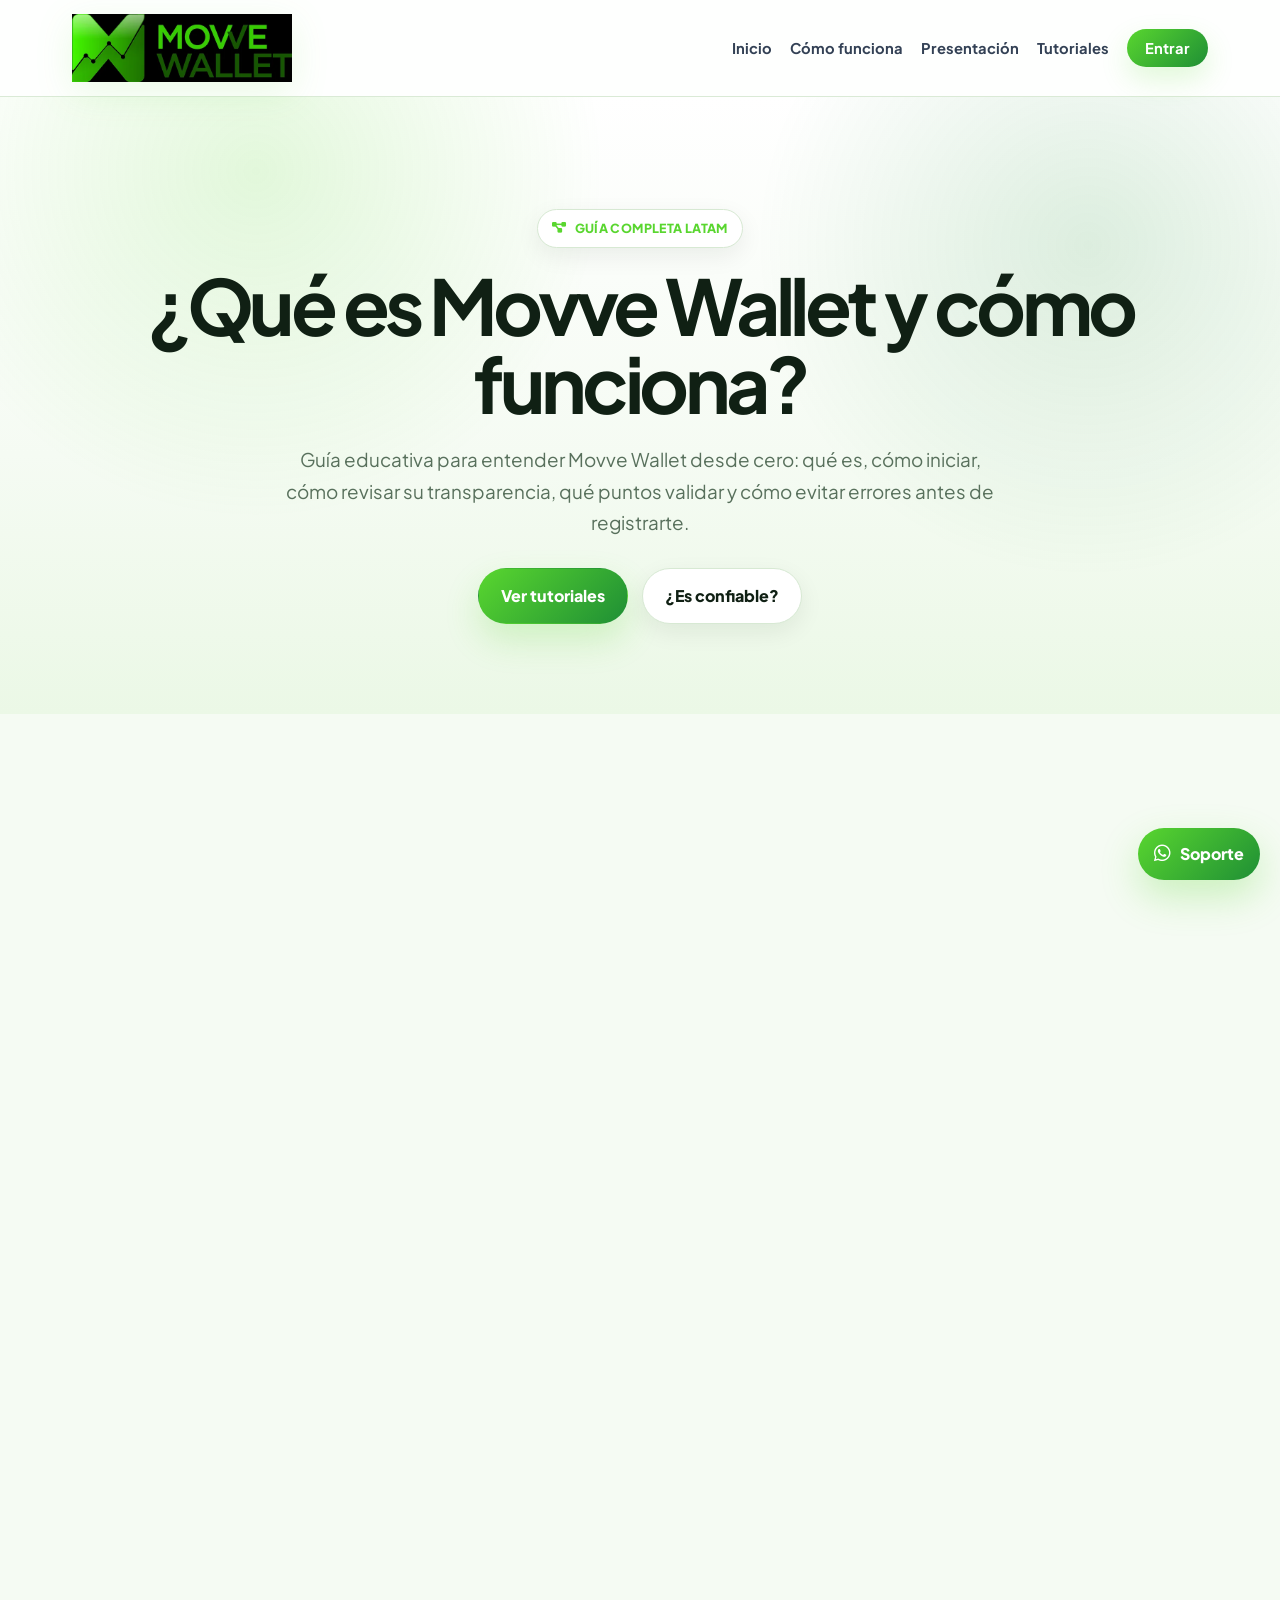
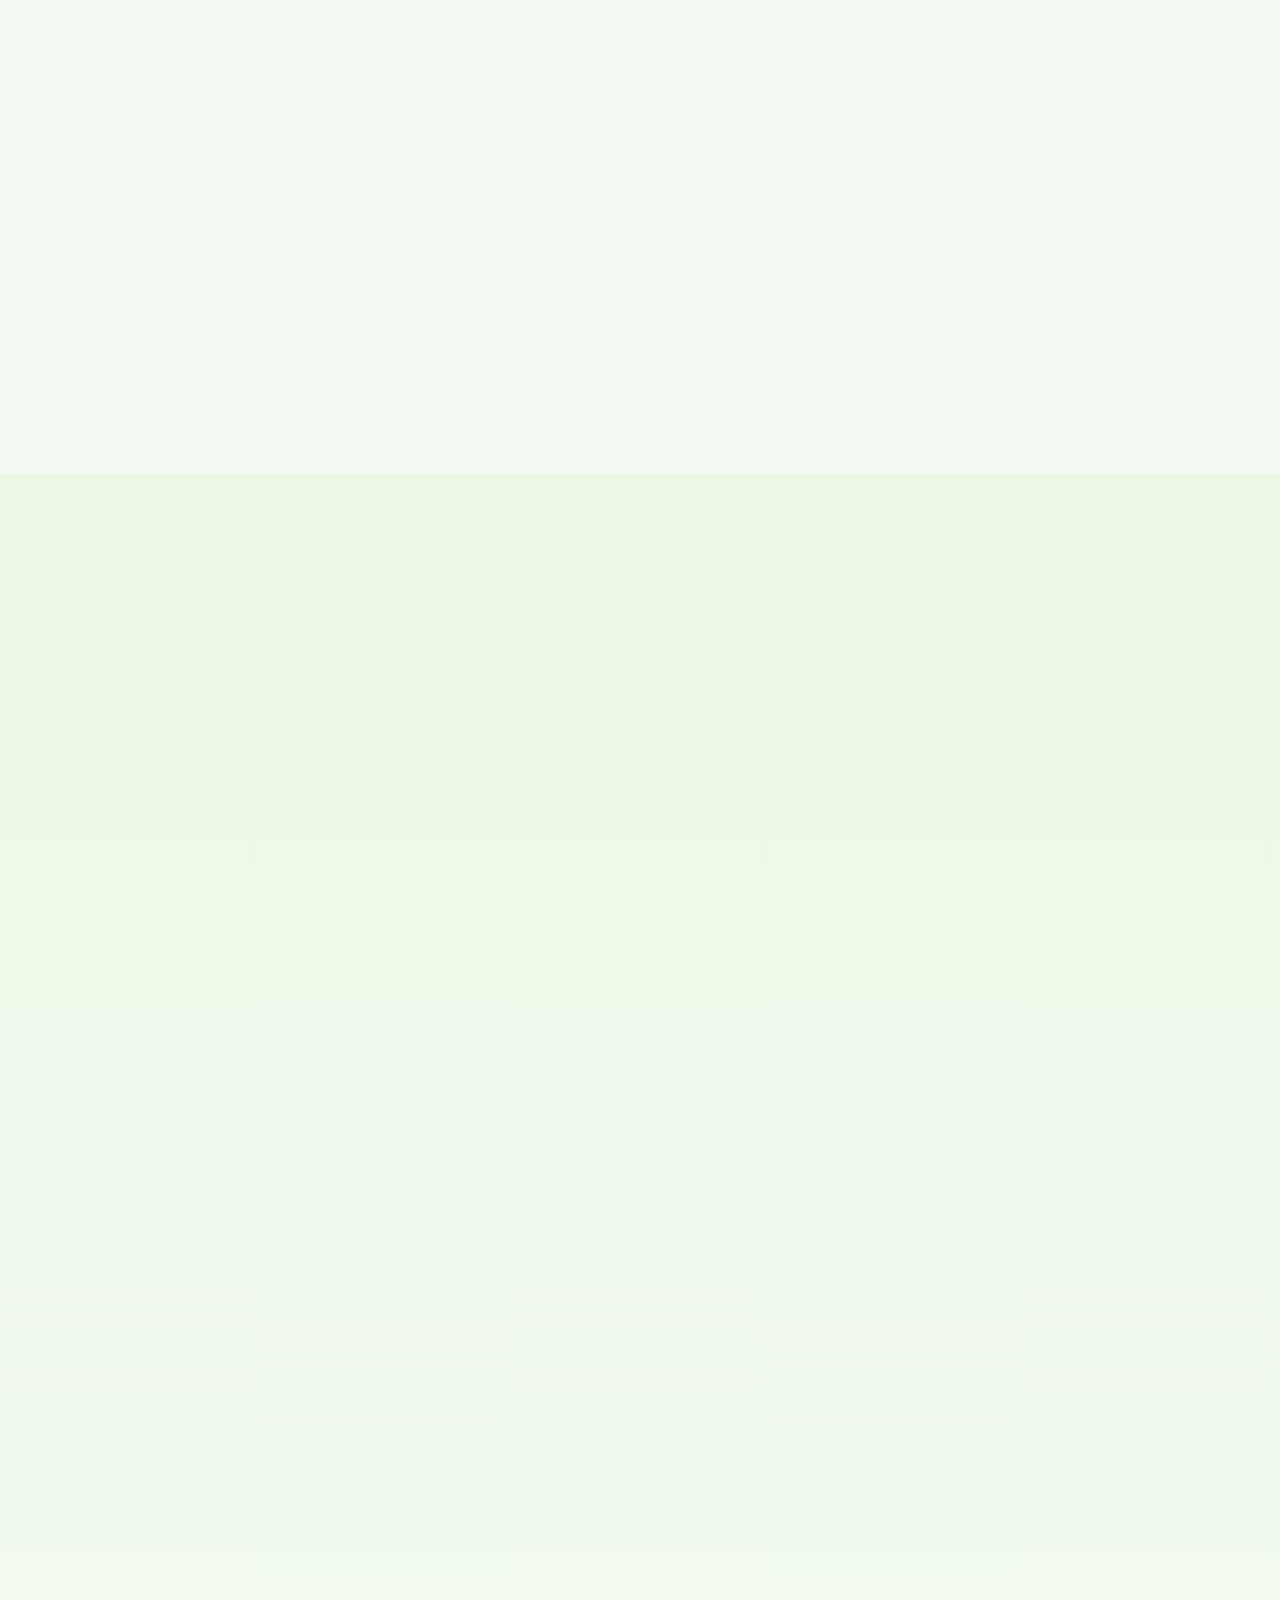
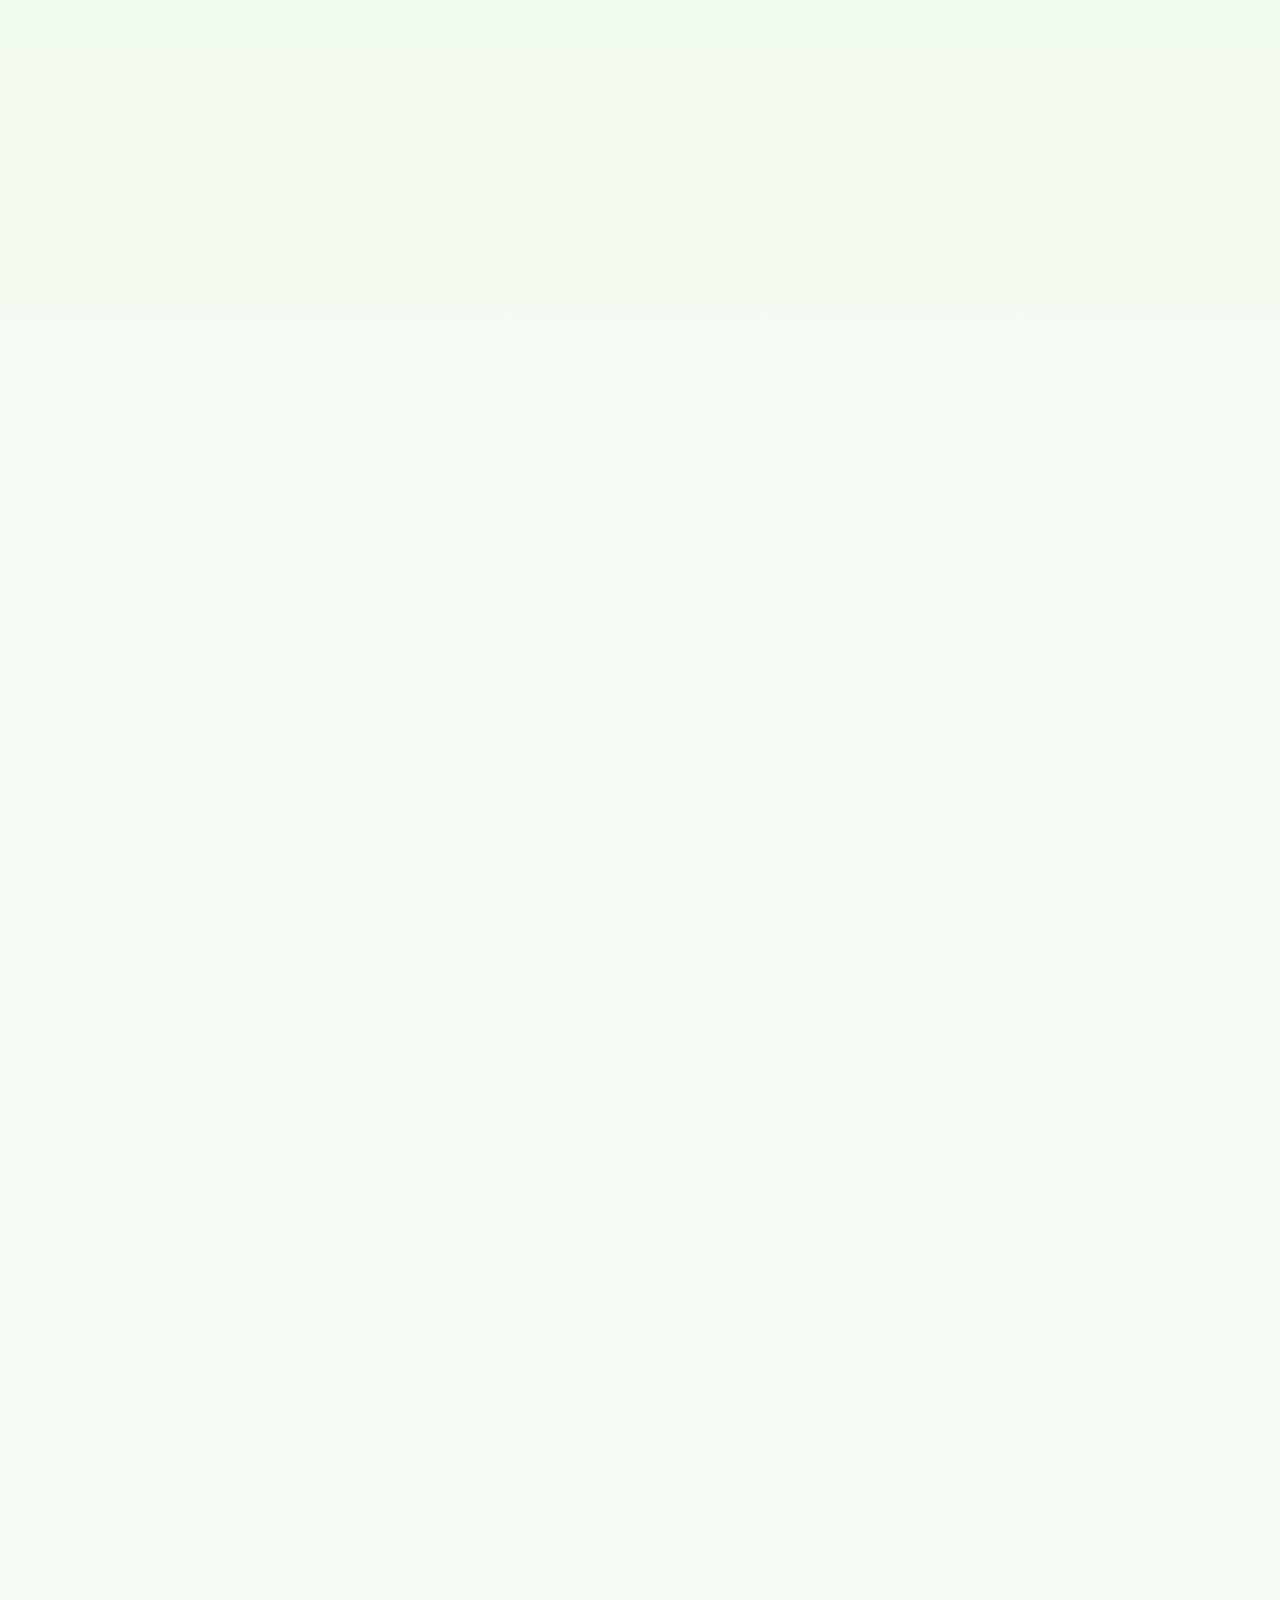
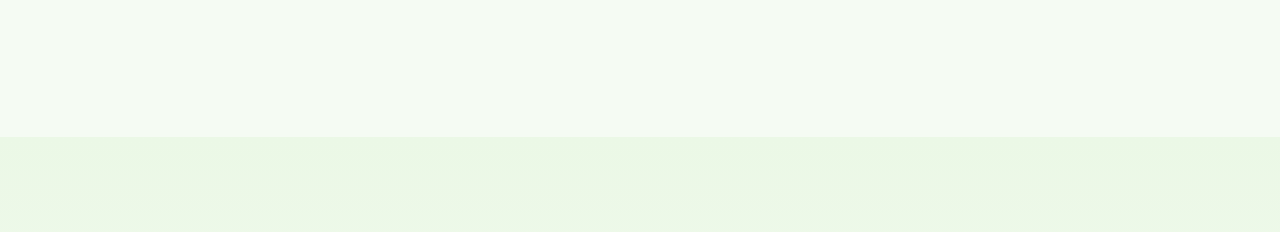
<file: movve.html>
<!DOCTYPE html>
<html lang="es">
<head>
<!-- Google Tag Manager -->
<script>(function(w,d,s,l,i){w[l]=w[l]||[];w[l].push({'gtm.start':
new Date().getTime(),event:'gtm.js'});var f=d.getElementsByTagName(s)[0],
j=d.createElement(s),dl=l!='dataLayer'?'&l='+l:'';j.async=true;j.src=
'https://www.googletagmanager.com/gtm.js?id='+i+dl;f.parentNode.insertBefore(j,f);
})(window,document,'script','dataLayer','GTM-WLSZBM82');</script>
<!-- End Google Tag Manager -->
<meta charset="UTF-8">
<meta name="viewport" content="width=device-width, initial-scale=1.0, maximum-scale=5.0">
<title>¿Qué es Movve Wallet? Cómo funciona, registro, app y confianza | Guía LATAM</title>
<meta name="description" content="Guía completa sobre qué es Movve Wallet, cómo funciona, cómo registrarse, qué revisar para saber si es confiable, acceso a la app y pasos para usuarios de República Dominicana, Colombia y LATAM.">
<meta name="keywords" content="qué es Movve Wallet, Movve Wallet es confiable, cómo funciona Movve Wallet, app Movve Wallet, app.movvewallet.com, registrarse en Movve Wallet, tutorial Movve Wallet, Movve Wallet Colombia, Movve Wallet República Dominicana, Move Wallet, Mowe Wallet">
<meta name="author" content="Movve Wallet Guía LATAM">
<meta name="robots" content="index, follow">
<link rel="canonical" href="https://movveplaneta.site/movve.html">
<meta property="og:type" content="website">
<meta property="og:url" content="https://movveplaneta.site/movve.html">
<meta property="og:title" content="¿Qué es Movve Wallet? Guía completa para LATAM">
<meta property="og:description" content="Aprende qué es Movve Wallet, cómo funciona, cómo iniciar y qué puntos revisar antes de registrarte. Guía educativa para Colombia, República Dominicana y LATAM.">
<meta property="og:image" content="https://movveplaneta.site/og-image.png">
<meta name="twitter:card" content="summary_large_image">
<meta name="twitter:title" content="¿Qué es Movve Wallet? Guía completa para LATAM">
<meta name="twitter:description" content="Guía educativa sobre Movve Wallet: registro, app, confianza, transparencia y pasos para iniciar.">
<link rel="icon" type="image/png" href="favicon.png">
<meta name="theme-color" content="#59d62f">
<link rel="preconnect" href="https://fonts.googleapis.com">
<link rel="preconnect" href="https://fonts.gstatic.com" crossorigin>
<link href="https://fonts.googleapis.com/css2?family=Plus+Jakarta+Sans:wght@400;500;600;700;800&display=swap" rel="stylesheet">
<link rel="stylesheet" href="https://cdnjs.cloudflare.com/ajax/libs/font-awesome/6.5.0/css/all.min.css">
<link rel="stylesheet" href="styles.css">
<script async src="https://www.googletagmanager.com/gtag/js?id=G-BPE238V243"></script>
<script>
window.dataLayer = window.dataLayer || [];
function gtag(){dataLayer.push(arguments);}
gtag('js', new Date());
gtag('config', 'G-BPE238V243');
</script>

<meta name="language" content="es">
<meta name="distribution" content="global">
<meta name="audience" content="Colombia, República Dominicana, Latinoamérica">
<link rel="preconnect" href="https://www.googletagmanager.com">

<script type="application/ld+json">
{
  "@context": "https://schema.org",
  "@type": "FAQPage",
  "mainEntity": [
    {
      "@type": "Question",
      "name": "¿Qué es Movve Wallet?",
      "acceptedAnswer": {
        "@type": "Answer",
        "text": "Movve Wallet es una plataforma digital relacionada con gestión de activos digitales, wallets, educación Web3 y procesos de acceso para usuarios que desean aprender sobre el ecosistema. Esta página es una guía educativa independiente."
      }
    },
    {
      "@type": "Question",
      "name": "¿Cómo funciona Movve Wallet?",
      "acceptedAnswer": {
        "@type": "Answer",
        "text": "El usuario debe aprender el proceso, revisar tutoriales, configurar su wallet, conocer los recursos de transparencia y validar cada paso antes de registrarse o mover fondos."
      }
    },
    {
      "@type": "Question",
      "name": "¿Movve Wallet es confiable?",
      "acceptedAnswer": {
        "@type": "Answer",
        "text": "Antes de usar cualquier plataforma, el usuario debe revisar transparencia, fuentes públicas, riesgo, soporte, información de cuentas auditadas y documentación. Esta guía no garantiza resultados ni sustituye asesoría financiera."
      }
    },
    {
      "@type": "Question",
      "name": "¿Cómo registrarse en Movve Wallet?",
      "acceptedAnswer": {
        "@type": "Answer",
        "text": "La guía recomienda primero revisar la presentación y los tutoriales, luego descargar la wallet necesaria, validar los enlaces y finalmente completar el registro desde el enlace indicado."
      }
    },
    {
      "@type": "Question",
      "name": "¿Movve Wallet tiene app o acceso web?",
      "acceptedAnswer": {
        "@type": "Answer",
        "text": "El acceso se realiza desde la plataforma web y puede requerir una wallet compatible. El usuario debe verificar siempre que entra al enlace correcto antes de iniciar sesión."
      }
    }
  ]
}
</script>
</head>
<body>
<!-- Google Tag Manager (noscript) -->
<noscript><iframe src="https://www.googletagmanager.com/ns.html?id=GTM-WLSZBM82"
height="0" width="0" style="display:none;visibility:hidden"></iframe></noscript>
<!-- End Google Tag Manager (noscript) -->

<nav class="navbar" id="top">
  <div class="nav-container">
    <a class="brand" href="index.html" aria-label="Movve Wallet inicio">
      <img decoding="async" class="brand-logo brand-logo-nav" src="assets/branding/movve-wallet-logo-full.webp" alt="Movve Wallet">
    </a>
    <button class="menu-toggle" id="menu-toggle" aria-label="Abrir menú" aria-expanded="false">
      <span></span><span></span><span></span>
    </button>
    <ul class="nav-menu" id="nav-links">
      <li><a href="index.html">Inicio</a></li>
      <li><a href="movve.html">Cómo funciona</a></li>
      <li><a href="presentacion.html">Presentación</a></li>
      <li><a href="tutoriales.html">Tutoriales</a></li>
      <li><a class="nav-btn" href="https://app.movvewallet.com/register/TBwPNoUJCphFFh52NaizpC8kAgy5xAmHi8" target="_blank" rel="noopener">Entrar</a></li>
    </ul>
  </div>
</nav>


<main>
  <section class="page-hero">
    <span class="eyebrow"><i class="fas fa-diagram-project"></i> Guía completa LATAM</span>
    <h1>¿Qué es Movve Wallet y cómo funciona?</h1>
    <p>Guía educativa para entender Movve Wallet desde cero: qué es, cómo iniciar, cómo revisar su transparencia, qué puntos validar y cómo evitar errores antes de registrarte.</p>
    <div class="hero-actions center">
      <a class="btn btn-primary" href="tutoriales.html">Ver tutoriales</a>
      <a class="btn btn-light" href="#confiable">¿Es confiable?</a>
    </div>
  </section>

  <section class="section seo-intro-section">
    <div class="seo-grid">
      <article class="seo-card seo-card-main">
        <span class="eyebrow">Definición clara</span>
        <h2>¿Qué es Movve Wallet?</h2>
        <p><strong>Movve Wallet</strong> es un ecosistema digital relacionado con wallets, educación Web3, herramientas de gestión de activos digitales y procesos de acceso para usuarios que desean aprender antes de avanzar.</p>
        <p>Esta página está creada como una <strong>guía educativa independiente</strong> para usuarios de República Dominicana, Colombia y LATAM. Aquí organizamos los pasos, tutoriales, recursos y advertencias importantes para que el visitante entienda el proceso con más claridad.</p>
        <p class="seo-note">Algunas personas buscan el nombre como “Move Wallet”, “Mowe Wallet” o “Movvewallet”. En esta guía usamos el nombre correcto: <strong>Movve Wallet</strong>.</p>
      </article>

      <aside class="seo-card seo-fast-card">
        <h3>Resumen rápido</h3>
        <ul class="check-list">
          <li><i class="fas fa-check-circle"></i> Guía educativa en español.</li>
          <li><i class="fas fa-check-circle"></i> Tutoriales para usuarios nuevos.</li>
          <li><i class="fas fa-check-circle"></i> Recursos de transparencia.</li>
          <li><i class="fas fa-check-circle"></i> Enfoque en Colombia, RD y LATAM.</li>
          <li><i class="fas fa-check-circle"></i> Aviso de riesgo antes de avanzar.</li>
        </ul>
      </aside>
    </div>
  </section>

  <section class="section tinted">
    <div class="section-heading">
      <span class="eyebrow">Cómo funciona</span>
      <h2>La ruta recomendada para <span>empezar bien</span></h2>
      <p>Antes de registrarte o mover fondos, revisa cada paso con calma. La educación y la verificación son la parte más importante.</p>
    </div>

    <div class="feature-grid six">
      <article class="info-card"><i class="fas fa-circle-info"></i><h3>1. Entender la plataforma</h3><p>Primero revisa qué es Movve Wallet, su propósito y los conceptos básicos de wallet, Web3 y acceso digital.</p></article>
      <article class="info-card"><i class="fas fa-video"></i><h3>2. Ver tutoriales</h3><p>Consulta los videos paso a paso para evitar errores al crear cuenta, configurar wallet o revisar procesos.</p></article>
      <article class="info-card"><i class="fas fa-wallet"></i><h3>3. Configurar tu wallet</h3><p>La guía explica recursos como TronLink y enlaces que el usuario debe validar antes de continuar.</p></article>
      <article class="info-card"><i class="fas fa-shield-halved"></i><h3>4. Revisar transparencia</h3><p>Antes de tomar decisiones, revisa recursos públicos, cuentas auditadas, enlaces oficiales y documentación.</p></article>
      <article class="info-card"><i class="fas fa-headset"></i><h3>6. Pedir soporte</h3><p>Si tienes dudas, pregunta antes de avanzar. Es mejor validar que cometer errores con enlaces o procesos.</p></article>
    </div>
  </section>

  <section class="section split-section" id="confiable">
    <div>
      <span class="eyebrow">Confianza y seguridad</span>
      <h2>¿Movve Wallet es confiable?</h2>
      <p>La respuesta correcta es: <strong>debes revisar y validar antes de registrarte</strong>. Esta guía no promete resultados, no garantiza ganancias y no reemplaza asesoría financiera.</p>
      <p>Para evaluar cualquier plataforma digital, revisa su transparencia, documentación, soporte, comunidad, riesgos, enlaces oficiales y fuentes públicas. También verifica que la URL sea correcta antes de iniciar sesión o conectar una wallet.</p>
      <div class="hero-actions">
        <a class="btn btn-primary" href="myfxbook.html">Ver MyFxBook</a>
        <a class="btn btn-light" href="wikifx.html">Ver WikiFX</a>
      </div>
    </div>
    <div class="trust-check-card">
      <h3>Puntos que debes revisar</h3>
      <ul class="check-list">
        <li><i class="fas fa-check-circle"></i> Enlaces oficiales y dominio correcto.</li>
        <li><i class="fas fa-check-circle"></i> Recursos de auditoría o seguimiento público.</li>
        <li><i class="fas fa-check-circle"></i> Reputación, soporte y documentación.</li>
        <li><i class="fas fa-check-circle"></i> Que nadie te prometa ganancias garantizadas.</li>
      </ul>
    </div>
  </section>

  <section class="section tinted split-section" id="app">
    <div>
      <span class="eyebrow">App y acceso</span>
      <h2>App Movve Wallet y acceso web</h2>
      <p>Algunas búsquedas llegan como “app Movve Wallet”, “app move wallet” o “app.movvewallet.com”. Lo importante es entrar siempre desde enlaces verificados y revisar que el dominio sea correcto antes de colocar datos o conectar una wallet.</p>
      <p>Si vas a iniciar, primero mira la presentación, luego los tutoriales y después valida el enlace de registro o acceso.</p>
    </div>
    <div class="steps-card">
      <a class="step link-step" href="presentacion.html"><b>01</b><span>Ver presentación</span></a>
      <a class="step link-step" href="tutoriales.html"><b>02</b><span>Ver tutoriales</span></a>
      <a class="step link-step" href="https://app.movvewallet.com/register/TBwPNoUJCphFFh52NaizpC8kAgy5xAmHi8" target="_blank" rel="noopener"><b>03</b><span>Ir al registro</span></a>
    </div>
  </section>

  <section class="section faq-section" id="preguntas">
    <div class="section-heading">
      <span class="eyebrow">Preguntas frecuentes</span>
      <h2>Respuestas rápidas sobre <span>Movve Wallet</span></h2>
      <p>Estas preguntas están pensadas para las búsquedas reales que ya están apareciendo en Google Search Console.</p>
    </div>

    <div class="faq-list">
      <details class="faq-item" open>
        <summary>¿Qué es Movve Wallet?</summary>
        <p>Movve Wallet es un ecosistema digital relacionado con wallets, Web3, gestión de activos digitales y procesos educativos para usuarios que desean aprender antes de avanzar.</p>
      </details>

      <details class="faq-item">
        <summary>¿Cómo funciona Movve Wallet?</summary>
        <p>Funciona mediante un proceso donde el usuario debe entender la plataforma, revisar tutoriales, configurar su wallet, validar enlaces, conocer los riesgos y usar recursos de transparencia antes de tomar decisiones.</p>
      </details>

      <details class="faq-item">
        <summary>¿Movve Wallet es confiable?</summary>
        <p>La confianza debe evaluarse revisando información pública, enlaces oficiales, documentación, soporte, riesgos y recursos de transparencia. Esta guía no garantiza resultados ni recomienda invertir sin análisis propio.</p>
      </details>

      <details class="faq-item">
        <summary>¿Cómo registrarse en Movve Wallet?</summary>
        <p>Lo recomendable es primero ver la presentación, luego los tutoriales, confirmar que entiendes el proceso y finalmente usar el enlace de registro validado.</p>
      </details>

      <details class="faq-item">
        <summary>¿Movve Wallet es lo mismo que Move Wallet o Mowe Wallet?</summary>
        <p>No. Esos son errores comunes de escritura. El nombre correcto usado en esta guía es <strong>Movve Wallet</strong>.</p>
      </details>
    </div>
  </section>

  <section class="notice-card">
    <i class="fas fa-triangle-exclamation"></i>
    <div>
      <h2>Aviso importante</h2>
      <p>Este sitio es una guía educativa independiente sobre Movve Wallet. No somos la página oficial.</p>
    </div>
  </section>
</main>


<footer class="footer">
  <div class="footer-grid">
    <div>
      <a class="brand footer-brand" href="index.html" aria-label="Movve Wallet inicio">
        <img loading="lazy" decoding="async" class="brand-logo brand-logo-footer" src="assets/branding/movve-wallet-logo-full.webp" alt="Movve Wallet">
      </a>
      <p>Guía educativa enfocada en Movve Wallet para aprender, registrarte y avanzar paso a paso desde Colombia, República Dominicana y LATAM.</p>
      <p class="tiny">Guía educativa independiente. No somos la página oficial. No constituye asesoría financiera. Toda inversión o participación implica riesgo.</p>
    </div>
    <div>
      <h3>Guías</h3>
      <a href="movve.html">Cómo funciona</a>
      <a href="presentacion.html">Presentación oficial</a>
      <a href="tutoriales.html">Tutoriales</a>
    </div>
    <div>
      <h3>Recursos</h3>
      <a href="myfxbook.html">MyFxBook</a>
      <a href="onequity.html">Onequity</a>
      <a href="wikifx.html">WikiFX</a>
    </div>
    <div>
      <h3>Contacto</h3>
      <a href="https://wa.me/18495942190?text=Hola%20%F0%9F%92%A1%20quiero%20informaci%C3%B3n%20sobre%20Movve%20Wallet" target="_blank" rel="noopener">WhatsApp</a>
      <a href="https://www.youtube.com/@MovvePlaneta" target="_blank" rel="noopener">YouTube</a>
      <a href="https://www.instagram.com/rolandy.oficial" target="_blank" rel="noopener">Instagram</a>
    </div>
  </div>
  <div class="footer-bottom">© 2026 MOVVE WALLET. Todos los derechos reservados.</div>
</footer>
<a class="floating-wa" href="https://wa.me/18495942190?text=Hola%20%F0%9F%92%A1%20quiero%20informaci%C3%B3n%20sobre%20Movve%20Wallet" target="_blank" rel="noopener" aria-label="Contactar por WhatsApp">
  <i class="fab fa-whatsapp"></i>
  <span>Soporte</span>
</a>
<script src="script.js"></script>
</body>
</html>
</file>
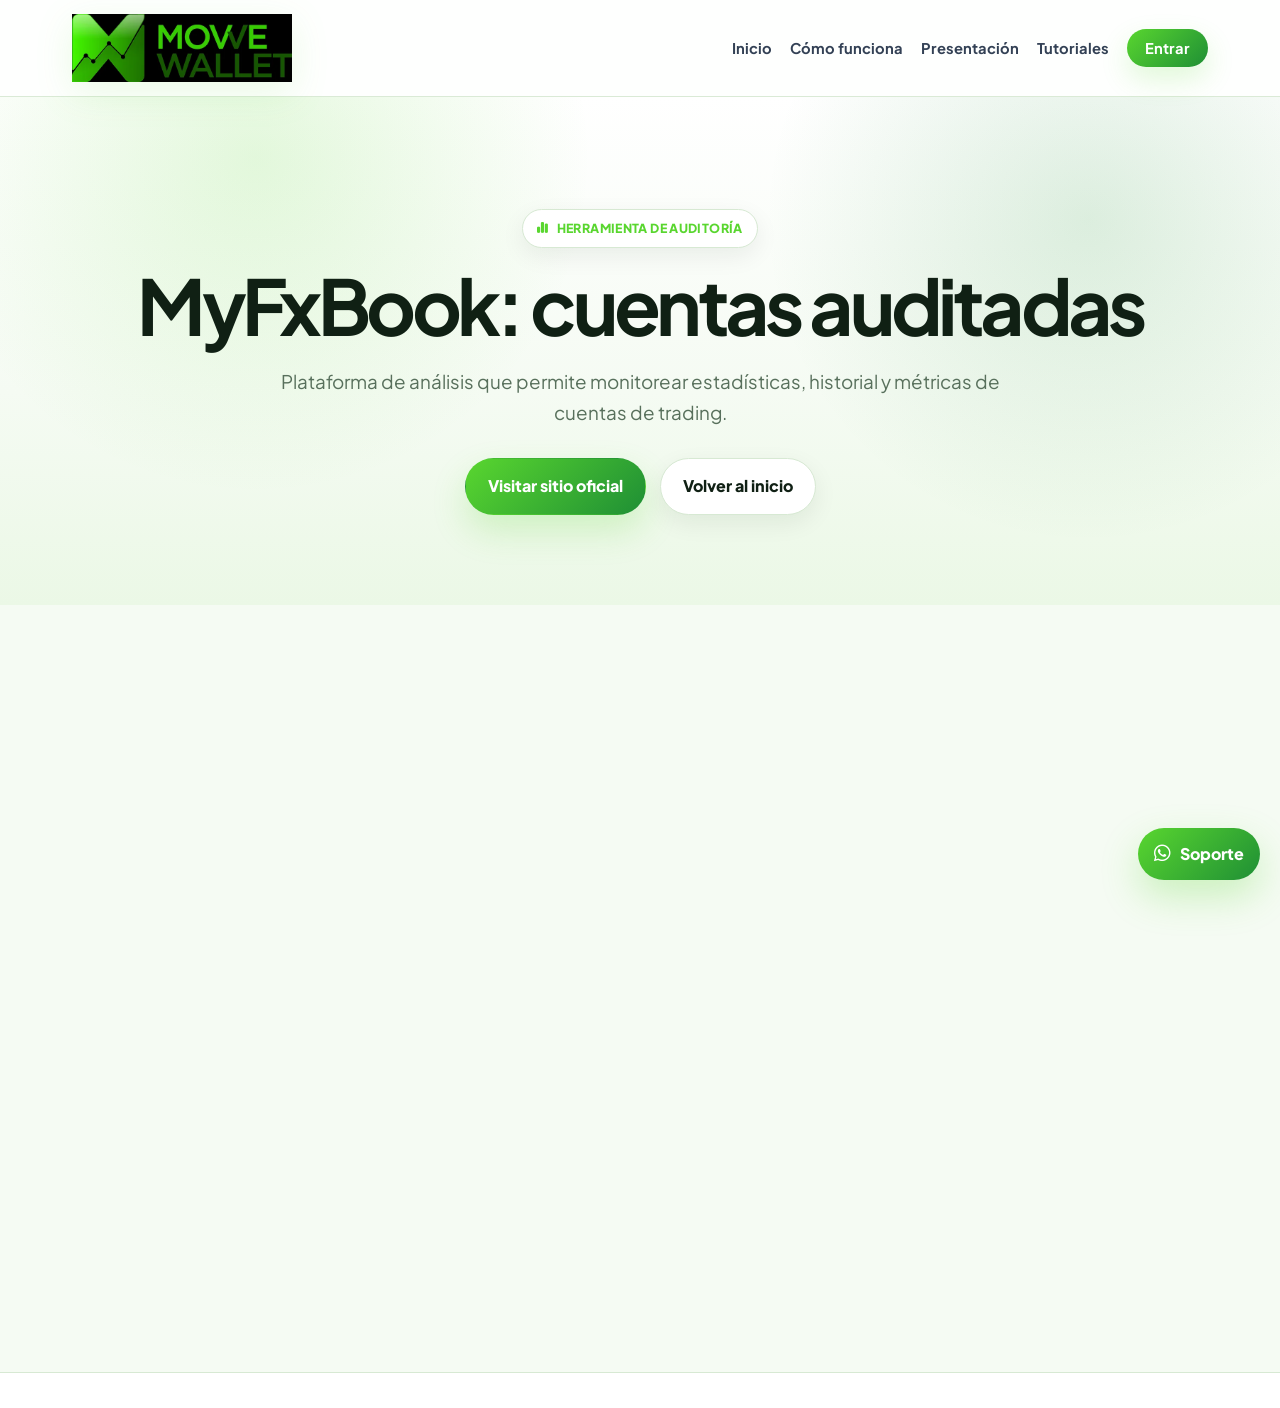
<file: myfxbook.html>
<!DOCTYPE html>
<html lang="es">
<head>
<!-- Google Tag Manager -->
<script>(function(w,d,s,l,i){w[l]=w[l]||[];w[l].push({'gtm.start':
new Date().getTime(),event:'gtm.js'});var f=d.getElementsByTagName(s)[0],
j=d.createElement(s),dl=l!='dataLayer'?'&l='+l:'';j.async=true;j.src=
'https://www.googletagmanager.com/gtm.js?id='+i+dl;f.parentNode.insertBefore(j,f);
})(window,document,'script','dataLayer','GTM-WLSZBM82');</script>
<!-- End Google Tag Manager -->
<meta charset="UTF-8">
<meta name="viewport" content="width=device-width, initial-scale=1.0, maximum-scale=5.0">
<title>Movve Wallet y MyFxBook | Auditoría, historial y seguimiento</title>
<meta name="description" content="Entiende la relación entre Movve Wallet y MyFxBook, incluyendo auditoría, historial y seguimiento de resultados dentro de una guía para Colombia, República Dominicana y LATAM.">
<meta name="keywords" content="Movve Wallet MyFxBook, MyFxBook Movve Wallet, auditoría Movve Wallet">
<meta name="author" content="Movve Wallet Guía LATAM">
<meta name="robots" content="index, follow">
<link rel="canonical" href="https://movveplaneta.site/myfxbook.html">
<meta property="og:type" content="website">
<meta property="og:url" content="https://movveplaneta.site/myfxbook.html">
<meta property="og:title" content="Movve Wallet y MyFxBook | Auditoría, historial y seguimiento">
<meta property="og:description" content="Entiende la relación entre Movve Wallet y MyFxBook, incluyendo auditoría, historial y seguimiento de resultados dentro de una guía para Colombia, República Dominicana y LATAM.">
<meta property="og:image" content="https://movveplaneta.site/og-image.png">
<meta name="twitter:card" content="summary_large_image">
<meta name="twitter:title" content="Movve Wallet y MyFxBook | Auditoría, historial y seguimiento">
<meta name="twitter:description" content="Entiende la relación entre Movve Wallet y MyFxBook, incluyendo auditoría, historial y seguimiento de resultados dentro de una guía para Colombia, República Dominicana y LATAM.">
<link rel="icon" type="image/png" href="favicon.png">
<meta name="theme-color" content="#59d62f">
<link rel="preconnect" href="https://fonts.googleapis.com">
<link rel="preconnect" href="https://fonts.gstatic.com" crossorigin>
<link href="https://fonts.googleapis.com/css2?family=Plus+Jakarta+Sans:wght@400;500;600;700;800&display=swap" rel="stylesheet">
<link rel="stylesheet" href="https://cdnjs.cloudflare.com/ajax/libs/font-awesome/6.5.0/css/all.min.css">
<link rel="stylesheet" href="styles.css">
<script async src="https://www.googletagmanager.com/gtag/js?id=G-BPE238V243"></script>
<script>
window.dataLayer = window.dataLayer || [];
function gtag(){dataLayer.push(arguments);}
gtag('js', new Date());
gtag('config', 'G-BPE238V243');
</script>

<meta name="language" content="es">
<meta name="distribution" content="global">
<meta name="audience" content="Colombia, República Dominicana, Latinoamérica">
<link rel="preconnect" href="https://www.googletagmanager.com">
</head>
<body>
<!-- Google Tag Manager (noscript) -->
<noscript><iframe src="https://www.googletagmanager.com/ns.html?id=GTM-WLSZBM82"
height="0" width="0" style="display:none;visibility:hidden"></iframe></noscript>
<!-- End Google Tag Manager (noscript) -->

<nav class="navbar" id="top">
  <div class="nav-container">
    <a class="brand" href="index.html" aria-label="Movve Wallet inicio">
      <img decoding="async" class="brand-logo brand-logo-nav" src="assets/branding/movve-wallet-logo-full.webp" alt="Movve Wallet">
    </a>
    <button class="menu-toggle" id="menu-toggle" aria-label="Abrir menú" aria-expanded="false">
      <span></span><span></span><span></span>
    </button>
    <ul class="nav-menu" id="nav-links">
      <li><a href="index.html">Inicio</a></li>
      <li><a href="movve.html">Cómo funciona</a></li>
      <li><a href="presentacion.html">Presentación</a></li>
      <li><a href="tutoriales.html">Tutoriales</a></li>
      <li><a class="nav-btn" href="https://app.movvewallet.com/register/TBwPNoUJCphFFh52NaizpC8kAgy5xAmHi8" target="_blank" rel="noopener">Entrar</a></li>
    </ul>
  </div>
</nav>

<main>
  <section class="page-hero compact">
    <span class="eyebrow"><i class="fas fa-chart-simple"></i> Herramienta de auditoría</span>
    <h1>MyFxBook: cuentas auditadas</h1>
    <p>Plataforma de análisis que permite monitorear estadísticas, historial y métricas de cuentas de trading.</p>
    <div class="hero-actions center"><a class="btn btn-primary" href="https://www.myfxbook.com/members/movvewallet" target="_blank" rel="noopener">Visitar sitio oficial</a><a class="btn btn-light" href="index.html">Volver al inicio</a></div>
  </section>
  <section class="section"><div class="feature-grid"><article class="info-card"><i class="fas fa-chart-line"></i><h3>Seguimiento</h3><p>Permite revisar desempeño e historial.</p></article><article class="info-card"><i class="fas fa-chart-pie"></i><h3>Estadísticas</h3><p>Métricas para analizar resultados.</p></article><article class="info-card"><i class="fas fa-link"></i><h3>Transparencia</h3><p>Enlaces públicos para compartir datos.</p></article></div></section>
</main>

<footer class="footer">
  <div class="footer-grid">
    <div>
      <a class="brand footer-brand" href="index.html" aria-label="Movve Wallet inicio">
        <img loading="lazy" decoding="async" class="brand-logo brand-logo-footer" src="assets/branding/movve-wallet-logo-full.webp" alt="Movve Wallet">
      </a>
      <p>Guía educativa enfocada en Movve Wallet para aprender, registrarte y avanzar paso a paso desde Colombia, República Dominicana y LATAM.</p>
      <p class="tiny">Guía educativa independiente. No somos la página oficial. No constituye asesoría financiera. Toda inversión o participación implica riesgo.</p>
    </div>
    <div>
      <h3>Guías</h3>
      <a href="movve.html">Cómo funciona</a>
      <a href="presentacion.html">Presentación oficial</a>
      <a href="tutoriales.html">Tutoriales</a>
    </div>
    <div>
      <h3>Recursos</h3>
      <a href="myfxbook.html">MyFxBook</a>
      <a href="onequity.html">Onequity</a>
      <a href="wikifx.html">WikiFX</a>
    </div>
    <div>
      <h3>Contacto</h3>
      <a href="https://wa.me/18495942190?text=Hola%20%F0%9F%92%A1%20quiero%20informaci%C3%B3n%20sobre%20Movve%20Wallet" target="_blank" rel="noopener">WhatsApp</a>
      <a href="https://www.youtube.com/@MovvePlaneta" target="_blank" rel="noopener">YouTube</a>
      <a href="https://www.instagram.com/rolandy.oficial" target="_blank" rel="noopener">Instagram</a>
    </div>
  </div>
  <div class="footer-bottom">© 2026 MOVVE WALLET. Todos los derechos reservados.</div>
</footer>
<a class="floating-wa" href="https://wa.me/18495942190?text=Hola%20%F0%9F%92%A1%20quiero%20informaci%C3%B3n%20sobre%20Movve%20Wallet" target="_blank" rel="noopener" aria-label="Contactar por WhatsApp">
  <i class="fab fa-whatsapp"></i>
  <span>Soporte</span>
</a>
<script src="script.js"></script>
</body>
</html>
</file>
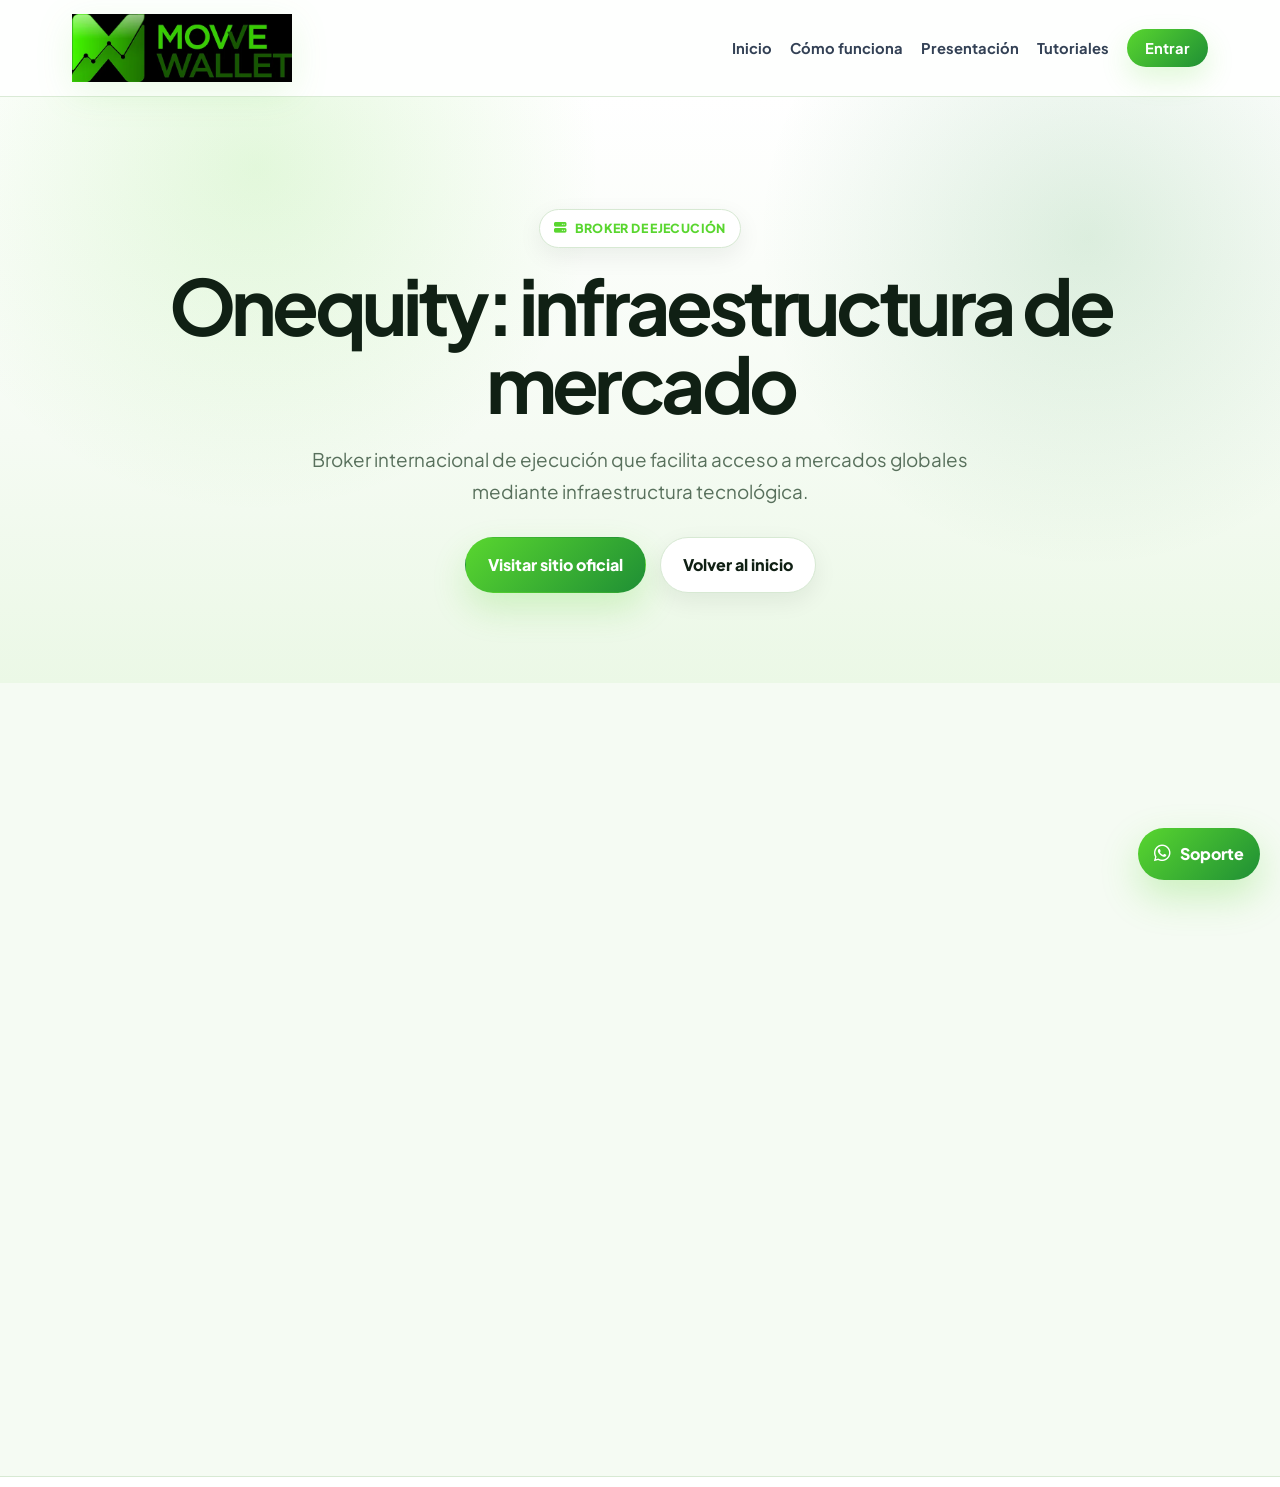
<file: onequity.html>
<!DOCTYPE html>
<html lang="es">
<head>
<!-- Google Tag Manager -->
<script>(function(w,d,s,l,i){w[l]=w[l]||[];w[l].push({'gtm.start':
new Date().getTime(),event:'gtm.js'});var f=d.getElementsByTagName(s)[0],
j=d.createElement(s),dl=l!='dataLayer'?'&l='+l:'';j.async=true;j.src=
'https://www.googletagmanager.com/gtm.js?id='+i+dl;f.parentNode.insertBefore(j,f);
})(window,document,'script','dataLayer','GTM-WLSZBM82');</script>
<!-- End Google Tag Manager -->
<meta charset="UTF-8">
<meta name="viewport" content="width=device-width, initial-scale=1.0, maximum-scale=5.0">
<title>Movve Wallet y Onequity | Broker, contexto y guía informativa</title>
<meta name="description" content="Aprende el contexto de Onequity dentro de esta guía de Movve Wallet. Contenido informativo enfocado en búsquedas de Colombia, República Dominicana y LATAM.">
<meta name="keywords" content="Movve Wallet Onequity, Onequity Movve Wallet, broker Movve Wallet">
<meta name="author" content="Movve Wallet Guía LATAM">
<meta name="robots" content="index, follow">
<link rel="canonical" href="https://movveplaneta.site/onequity.html">
<meta property="og:type" content="website">
<meta property="og:url" content="https://movveplaneta.site/onequity.html">
<meta property="og:title" content="Movve Wallet y Onequity | Broker, contexto y guía informativa">
<meta property="og:description" content="Aprende el contexto de Onequity dentro de esta guía de Movve Wallet. Contenido informativo enfocado en búsquedas de Colombia, República Dominicana y LATAM.">
<meta property="og:image" content="https://movveplaneta.site/og-image.png">
<meta name="twitter:card" content="summary_large_image">
<meta name="twitter:title" content="Movve Wallet y Onequity | Broker, contexto y guía informativa">
<meta name="twitter:description" content="Aprende el contexto de Onequity dentro de esta guía de Movve Wallet. Contenido informativo enfocado en búsquedas de Colombia, República Dominicana y LATAM.">
<link rel="icon" type="image/png" href="favicon.png">
<meta name="theme-color" content="#59d62f">
<link rel="preconnect" href="https://fonts.googleapis.com">
<link rel="preconnect" href="https://fonts.gstatic.com" crossorigin>
<link href="https://fonts.googleapis.com/css2?family=Plus+Jakarta+Sans:wght@400;500;600;700;800&display=swap" rel="stylesheet">
<link rel="stylesheet" href="https://cdnjs.cloudflare.com/ajax/libs/font-awesome/6.5.0/css/all.min.css">
<link rel="stylesheet" href="styles.css">
<script async src="https://www.googletagmanager.com/gtag/js?id=G-BPE238V243"></script>
<script>
window.dataLayer = window.dataLayer || [];
function gtag(){dataLayer.push(arguments);}
gtag('js', new Date());
gtag('config', 'G-BPE238V243');
</script>

<meta name="language" content="es">
<meta name="distribution" content="global">
<meta name="audience" content="Colombia, República Dominicana, Latinoamérica">
<link rel="preconnect" href="https://www.googletagmanager.com">
</head>
<body>
<!-- Google Tag Manager (noscript) -->
<noscript><iframe src="https://www.googletagmanager.com/ns.html?id=GTM-WLSZBM82"
height="0" width="0" style="display:none;visibility:hidden"></iframe></noscript>
<!-- End Google Tag Manager (noscript) -->

<nav class="navbar" id="top">
  <div class="nav-container">
    <a class="brand" href="index.html" aria-label="Movve Wallet inicio">
      <img decoding="async" class="brand-logo brand-logo-nav" src="assets/branding/movve-wallet-logo-full.webp" alt="Movve Wallet">
    </a>
    <button class="menu-toggle" id="menu-toggle" aria-label="Abrir menú" aria-expanded="false">
      <span></span><span></span><span></span>
    </button>
    <ul class="nav-menu" id="nav-links">
      <li><a href="index.html">Inicio</a></li>
      <li><a href="movve.html">Cómo funciona</a></li>
      <li><a href="presentacion.html">Presentación</a></li>
      <li><a href="tutoriales.html">Tutoriales</a></li>
      <li><a class="nav-btn" href="https://app.movvewallet.com/register/TBwPNoUJCphFFh52NaizpC8kAgy5xAmHi8" target="_blank" rel="noopener">Entrar</a></li>
    </ul>
  </div>
</nav>

<main>
  <section class="page-hero compact">
    <span class="eyebrow"><i class="fas fa-server"></i> Broker de ejecución</span>
    <h1>Onequity: infraestructura de mercado</h1>
    <p>Broker internacional de ejecución que facilita acceso a mercados globales mediante infraestructura tecnológica.</p>
    <div class="hero-actions center"><a class="btn btn-primary" href="https://www.onequity.com" target="_blank" rel="noopener">Visitar sitio oficial</a><a class="btn btn-light" href="index.html">Volver al inicio</a></div>
  </section>
  <section class="section"><div class="feature-grid"><article class="info-card"><i class="fas fa-globe"></i><h3>Mercados</h3><p>Acceso a instrumentos y mercados globales.</p></article><article class="info-card"><i class="fas fa-server"></i><h3>Infraestructura</h3><p>Tecnología para ejecutar operaciones.</p></article><article class="info-card"><i class="fas fa-shield-halved"></i><h3>Seguridad</h3><p>Procesos orientados a estabilidad y control.</p></article></div></section>
</main>

<footer class="footer">
  <div class="footer-grid">
    <div>
      <a class="brand footer-brand" href="index.html" aria-label="Movve Wallet inicio">
        <img loading="lazy" decoding="async" class="brand-logo brand-logo-footer" src="assets/branding/movve-wallet-logo-full.webp" alt="Movve Wallet">
      </a>
      <p>Guía educativa enfocada en Movve Wallet para aprender, registrarte y avanzar paso a paso desde Colombia, República Dominicana y LATAM.</p>
      <p class="tiny">Guía educativa independiente. No somos la página oficial. No constituye asesoría financiera. Toda inversión o participación implica riesgo.</p>
    </div>
    <div>
      <h3>Guías</h3>
      <a href="movve.html">Cómo funciona</a>
      <a href="presentacion.html">Presentación oficial</a>
      <a href="tutoriales.html">Tutoriales</a>
    </div>
    <div>
      <h3>Recursos</h3>
      <a href="myfxbook.html">MyFxBook</a>
      <a href="onequity.html">Onequity</a>
      <a href="wikifx.html">WikiFX</a>
    </div>
    <div>
      <h3>Contacto</h3>
      <a href="https://wa.me/18495942190?text=Hola%20%F0%9F%92%A1%20quiero%20informaci%C3%B3n%20sobre%20Movve%20Wallet" target="_blank" rel="noopener">WhatsApp</a>
      <a href="https://www.youtube.com/@MovvePlaneta" target="_blank" rel="noopener">YouTube</a>
      <a href="https://www.instagram.com/rolandy.oficial" target="_blank" rel="noopener">Instagram</a>
    </div>
  </div>
  <div class="footer-bottom">© 2026 MOVVE WALLET. Todos los derechos reservados.</div>
</footer>
<a class="floating-wa" href="https://wa.me/18495942190?text=Hola%20%F0%9F%92%A1%20quiero%20informaci%C3%B3n%20sobre%20Movve%20Wallet" target="_blank" rel="noopener" aria-label="Contactar por WhatsApp">
  <i class="fab fa-whatsapp"></i>
  <span>Soporte</span>
</a>
<script src="script.js"></script>
</body>
</html>
</file>
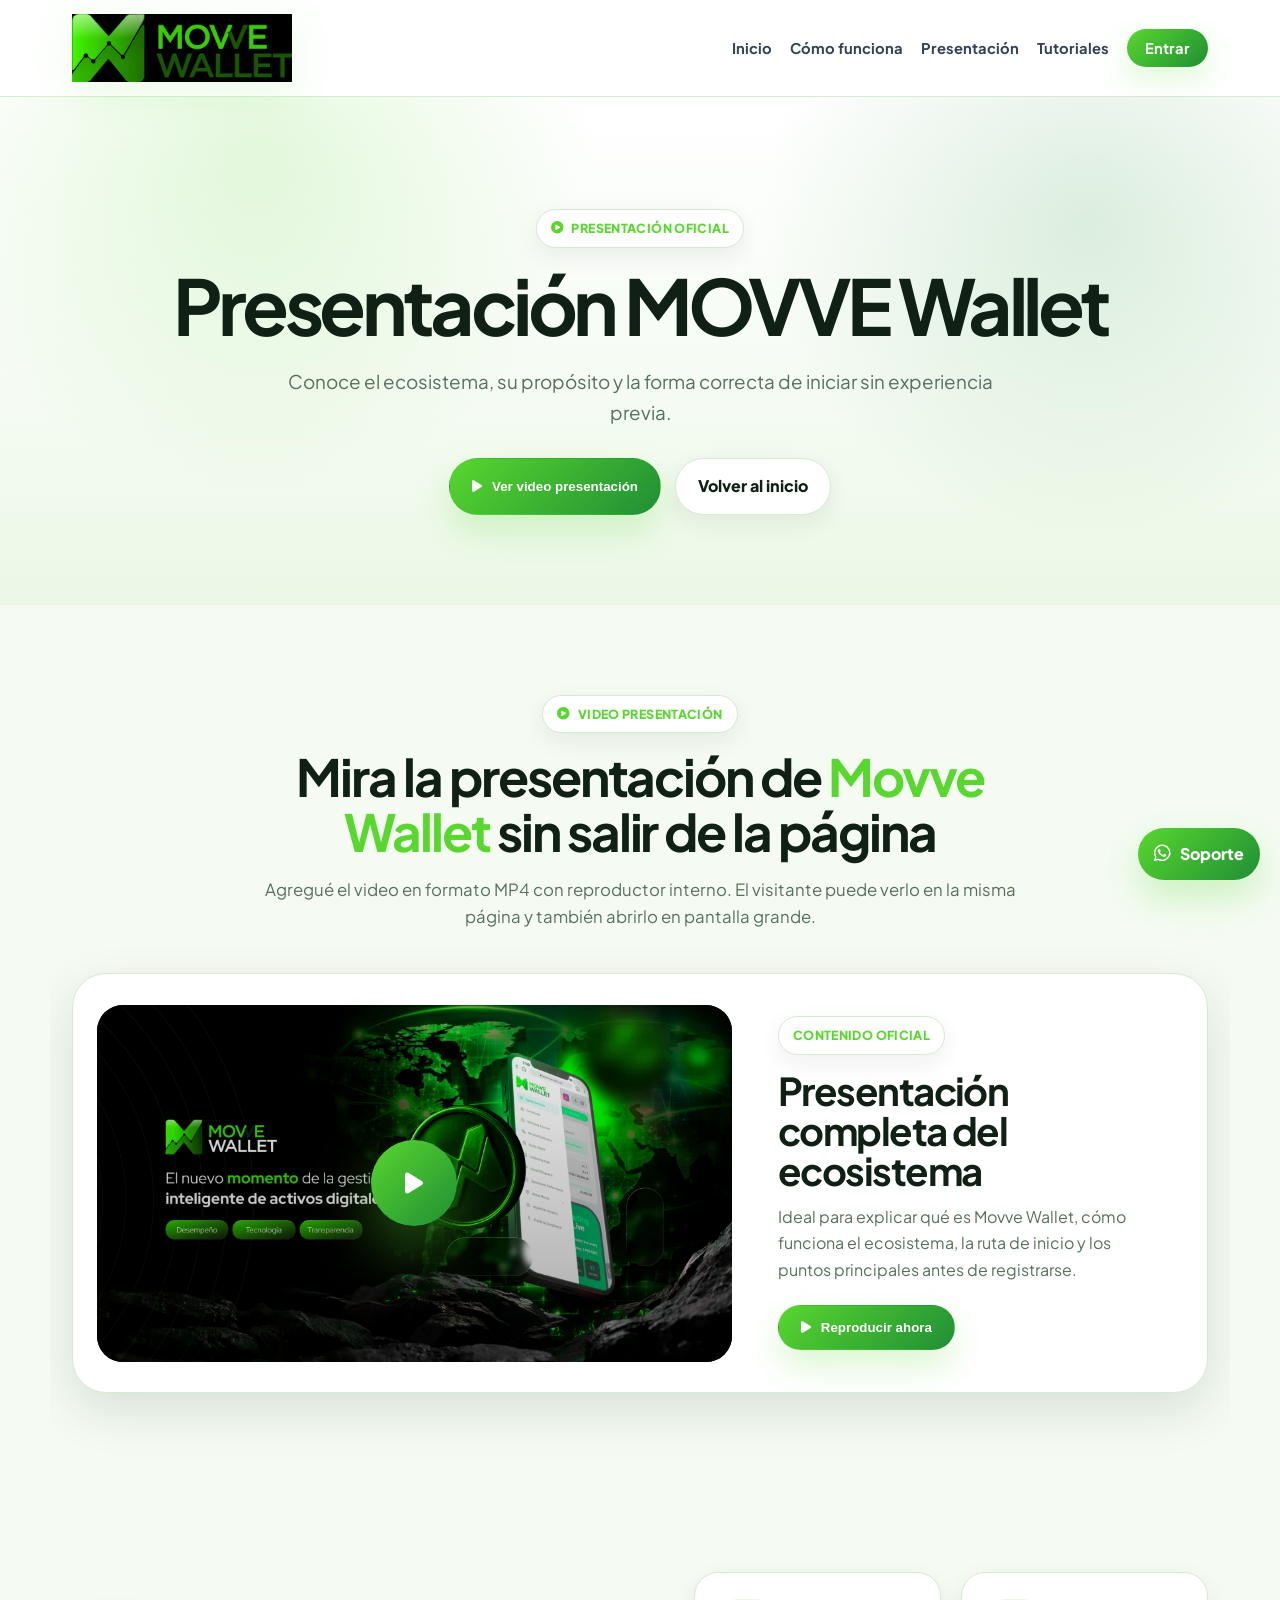
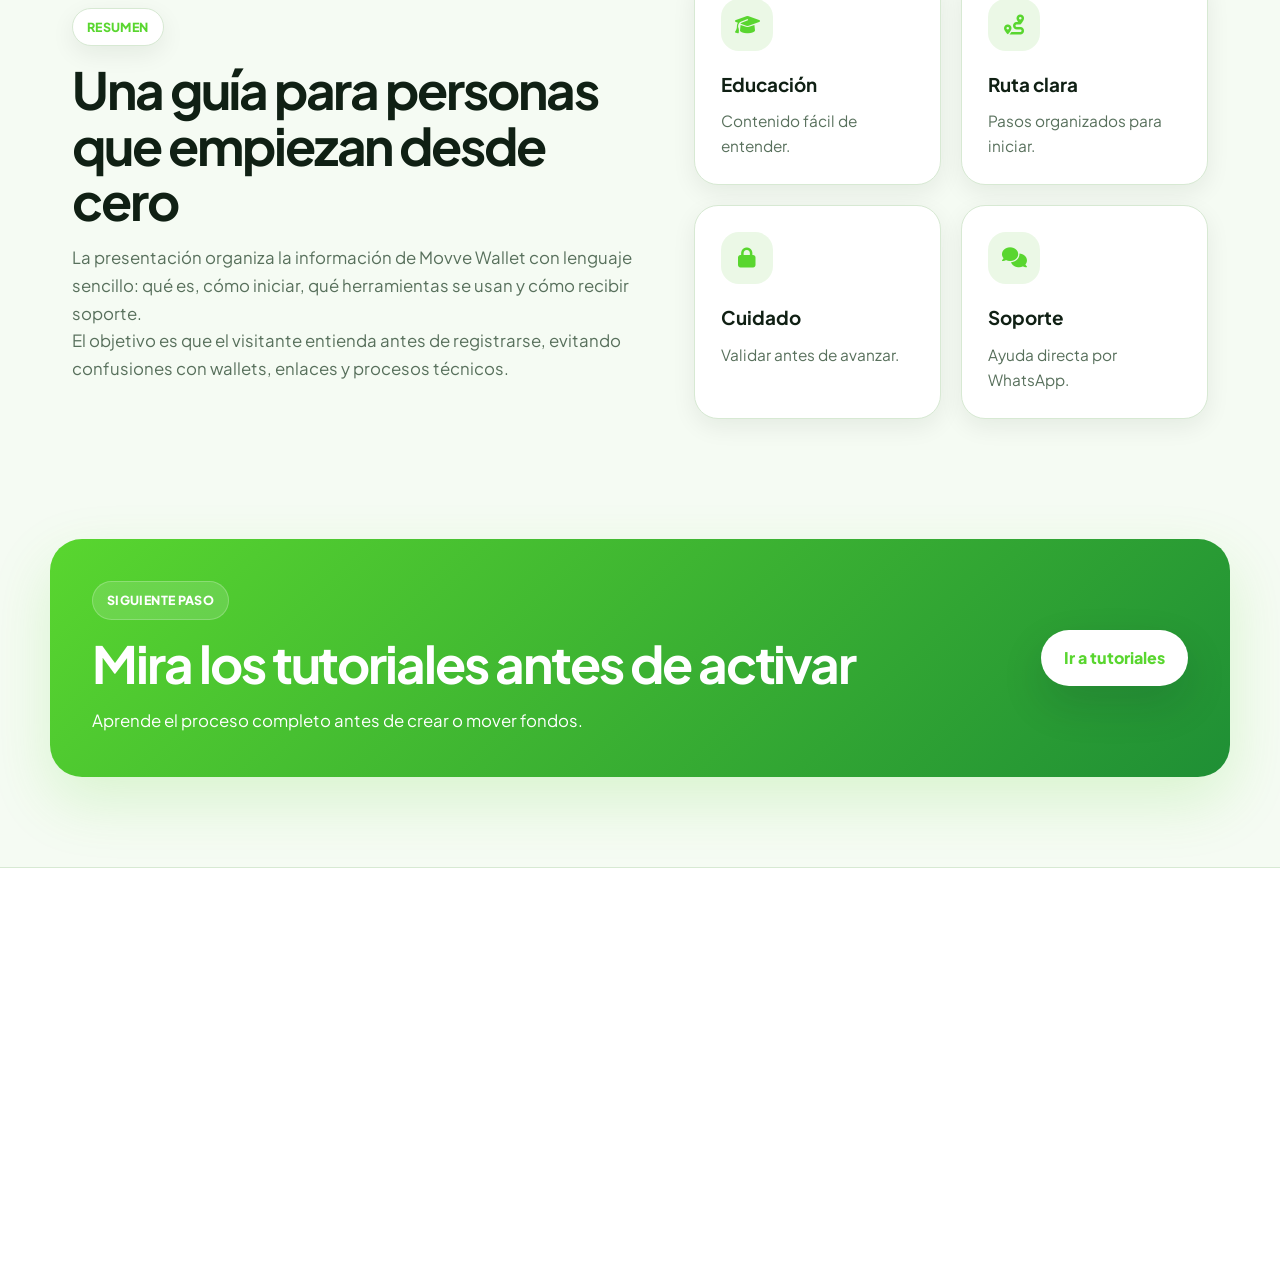
<file: presentacion.html>
<!DOCTYPE html>
<html lang="es">
<head>
<!-- Google Tag Manager -->
<script>(function(w,d,s,l,i){w[l]=w[l]||[];w[l].push({'gtm.start':
new Date().getTime(),event:'gtm.js'});var f=d.getElementsByTagName(s)[0],
j=d.createElement(s),dl=l!='dataLayer'?'&l='+l:'';j.async=true;j.src=
'https://www.googletagmanager.com/gtm.js?id='+i+dl;f.parentNode.insertBefore(j,f);
})(window,document,'script','dataLayer','GTM-WLSZBM82');</script>
<!-- End Google Tag Manager -->
<meta charset="UTF-8">
<meta name="viewport" content="width=device-width, initial-scale=1.0, maximum-scale=5.0">
<title>Presentación Movve Wallet en video | Ecosistema y guía inicial</title>
<meta name="description" content="Mira la presentación en video de Movve Wallet dentro de la misma página. Conoce el ecosistema, beneficios, guía inicial y recursos de aprendizaje para LATAM.">
<meta name="keywords" content="presentación Movve Wallet, Movve Wallet LATAM, Movve Wallet Colombia, Movve Wallet República Dominicana">
<meta name="author" content="Movve Wallet Guía LATAM">
<meta name="robots" content="index, follow">
<link rel="canonical" href="https://movveplaneta.site/presentacion.html">
<meta property="og:type" content="website">
<meta property="og:url" content="https://movveplaneta.site/presentacion.html">
<meta property="og:title" content="Presentación Movve Wallet en video">
<meta property="og:description" content="Video de presentación Movve Wallet integrado para abrir dentro de la misma página.">
<meta property="og:image" content="https://movveplaneta.site/og-image.png">
<meta name="twitter:card" content="summary_large_image">
<meta name="twitter:title" content="Presentación Movve Wallet en video">
<meta name="twitter:description" content="Mira la presentación de Movve Wallet sin salir de la página.">
<link rel="icon" type="image/png" href="favicon.png">
<meta name="theme-color" content="#59d62f">
<link rel="preconnect" href="https://fonts.googleapis.com">
<link rel="preconnect" href="https://fonts.gstatic.com" crossorigin>
<link href="https://fonts.googleapis.com/css2?family=Plus+Jakarta+Sans:wght@400;500;600;700;800&display=swap" rel="stylesheet">
<link rel="stylesheet" href="https://cdnjs.cloudflare.com/ajax/libs/font-awesome/6.5.0/css/all.min.css">
<link rel="stylesheet" href="styles.css">
<script async src="https://www.googletagmanager.com/gtag/js?id=G-BPE238V243"></script>
<script>
window.dataLayer = window.dataLayer || [];
function gtag(){dataLayer.push(arguments);}
gtag('js', new Date());
gtag('config', 'G-BPE238V243');
</script>

<meta name="language" content="es">
<meta name="distribution" content="global">
<meta name="audience" content="Colombia, República Dominicana, Latinoamérica">
<link rel="preconnect" href="https://www.googletagmanager.com">
</head>
<body>
<!-- Google Tag Manager (noscript) -->
<noscript><iframe src="https://www.googletagmanager.com/ns.html?id=GTM-WLSZBM82"
height="0" width="0" style="display:none;visibility:hidden"></iframe></noscript>
<!-- End Google Tag Manager (noscript) -->

<nav class="navbar" id="top">
  <div class="nav-container">
    <a class="brand" href="index.html" aria-label="Movve Wallet inicio">
      <img decoding="async" class="brand-logo brand-logo-nav" src="assets/branding/movve-wallet-logo-full.webp" alt="Movve Wallet">
    </a>
    <button class="menu-toggle" id="menu-toggle" aria-label="Abrir menú" aria-expanded="false">
      <span></span><span></span><span></span>
    </button>
    <ul class="nav-menu" id="nav-links">
      <li><a href="index.html">Inicio</a></li>
      <li><a href="movve.html">Cómo funciona</a></li>
      <li><a href="presentacion.html">Presentación</a></li>
      <li><a href="tutoriales.html">Tutoriales</a></li>
      <li><a class="nav-btn" href="https://app.movvewallet.com/register/TBwPNoUJCphFFh52NaizpC8kAgy5xAmHi8" target="_blank" rel="noopener">Entrar</a></li>
    </ul>
  </div>
</nav>

<main>
  <section class="page-hero">
    <span class="eyebrow"><i class="fas fa-circle-play"></i> Presentación oficial</span>
    <h1>Presentación MOVVE Wallet</h1>
    <p>Conoce el ecosistema, su propósito y la forma correcta de iniciar sin experiencia previa.</p>
    <div class="hero-actions center"><button class="btn btn-primary" type="button" id="openPresentationVideoHero"><i class="fas fa-play"></i> Ver video presentación</button><a class="btn btn-light" href="index.html">Volver al inicio</a></div>
  </section>

  <section class="section video-presentation-section" id="video-presentacion">
    <div class="section-heading">
      <span class="eyebrow"><i class="fas fa-circle-play"></i> Video presentación</span>
      <h2>Mira la presentación de <span>Movve Wallet</span> sin salir de la página</h2>
      <p>Agregué el video en formato MP4 con reproductor interno. El visitante puede verlo en la misma página y también abrirlo en pantalla grande.</p>
    </div>

    <div class="presentation-video-card">
      <div class="presentation-video-preview">
        <video src="assets/videos/presentacion-movve-wallet.mp4" poster="assets/videos/presentacion-poster.webp" preload="none" muted playsinline></video>
        <button class="presentation-play" type="button" id="openPresentationVideo" aria-label="Abrir video presentación">
          <i class="fas fa-play"></i>
        </button>
      </div>
      <div class="presentation-video-copy">
        <span class="eyebrow">Contenido oficial</span>
        <h3>Presentación completa del ecosistema</h3>
        <p>Ideal para explicar qué es Movve Wallet, cómo funciona el ecosistema, la ruta de inicio y los puntos principales antes de registrarse.</p>
        <button class="btn btn-primary" type="button" id="openPresentationVideoSecondary"><i class="fas fa-play"></i> Reproducir ahora</button>
      </div>
    </div>
  </section>

  <section class="section split-section">
    <div>
      <span class="eyebrow">Resumen</span>
      <h2>Una guía para personas que empiezan desde cero</h2>
      <p>La presentación organiza la información de Movve Wallet con lenguaje sencillo: qué es, cómo iniciar, qué herramientas se usan y cómo recibir soporte.</p>
      <p>El objetivo es que el visitante entienda antes de registrarse, evitando confusiones con wallets, enlaces y procesos técnicos.</p>
    </div>
    <div class="feature-grid mini">
      <article class="info-card"><i class="fas fa-graduation-cap"></i><h3>Educación</h3><p>Contenido fácil de entender.</p></article>
      <article class="info-card"><i class="fas fa-route"></i><h3>Ruta clara</h3><p>Pasos organizados para iniciar.</p></article>
      <article class="info-card"><i class="fas fa-lock"></i><h3>Cuidado</h3><p>Validar antes de avanzar.</p></article>
      <article class="info-card"><i class="fas fa-comments"></i><h3>Soporte</h3><p>Ayuda directa por WhatsApp.</p></article>
    </div>
  </section>
  <section class="cta-band"><div><span class="eyebrow">Siguiente paso</span><h2>Mira los tutoriales antes de activar</h2><p>Aprende el proceso completo antes de crear o mover fondos.</p></div><a class="btn btn-white" href="tutoriales.html">Ir a tutoriales</a></section>

  <div class="local-video-modal" id="presentationVideoModal" aria-hidden="true">
    <div class="local-video-backdrop" data-close-presentation-video></div>
    <div class="local-video-content" role="dialog" aria-modal="true" aria-label="Video presentación Movve Wallet">
      <button class="local-video-close" type="button" data-close-presentation-video aria-label="Cerrar video"><i class="fas fa-times"></i></button>
      <video id="presentationVideoPlayer" src="assets/videos/presentacion-movve-wallet.mp4" poster="assets/videos/presentacion-poster.webp" controls playsinline preload="none"></video>
    </div>
  </div>

</main>

<footer class="footer">
  <div class="footer-grid">
    <div>
      <a class="brand footer-brand" href="index.html" aria-label="Movve Wallet inicio">
        <img loading="lazy" decoding="async" class="brand-logo brand-logo-footer" src="assets/branding/movve-wallet-logo-full.webp" alt="Movve Wallet">
      </a>
      <p>Guía educativa enfocada en Movve Wallet para aprender, registrarte y avanzar paso a paso desde Colombia, República Dominicana y LATAM.</p>
      <p class="tiny">Guía educativa independiente. No somos la página oficial. No constituye asesoría financiera. Toda inversión o participación implica riesgo.</p>
    </div>
    <div>
      <h3>Guías</h3>
      <a href="movve.html">Cómo funciona</a>
      <a href="presentacion.html">Presentación oficial</a>
      <a href="tutoriales.html">Tutoriales</a>
    </div>
    <div>
      <h3>Recursos</h3>
      <a href="myfxbook.html">MyFxBook</a>
      <a href="onequity.html">Onequity</a>
      <a href="wikifx.html">WikiFX</a>
    </div>
    <div>
      <h3>Contacto</h3>
      <a href="https://wa.me/18495942190?text=Hola%20%F0%9F%92%A1%20quiero%20informaci%C3%B3n%20sobre%20Movve%20Wallet" target="_blank" rel="noopener">WhatsApp</a>
      <a href="https://www.youtube.com/@MovvePlaneta" target="_blank" rel="noopener">YouTube</a>
      <a href="https://www.instagram.com/rolandy.oficial" target="_blank" rel="noopener">Instagram</a>
    </div>
  </div>
  <div class="footer-bottom">© 2026 MOVVE WALLET. Todos los derechos reservados.</div>
</footer>
<a class="floating-wa" href="https://wa.me/18495942190?text=Hola%20%F0%9F%92%A1%20quiero%20informaci%C3%B3n%20sobre%20Movve%20Wallet" target="_blank" rel="noopener" aria-label="Contactar por WhatsApp">
  <i class="fab fa-whatsapp"></i>
  <span>Soporte</span>
</a>
<script src="script.js"></script>
</body>
</html>
</file>
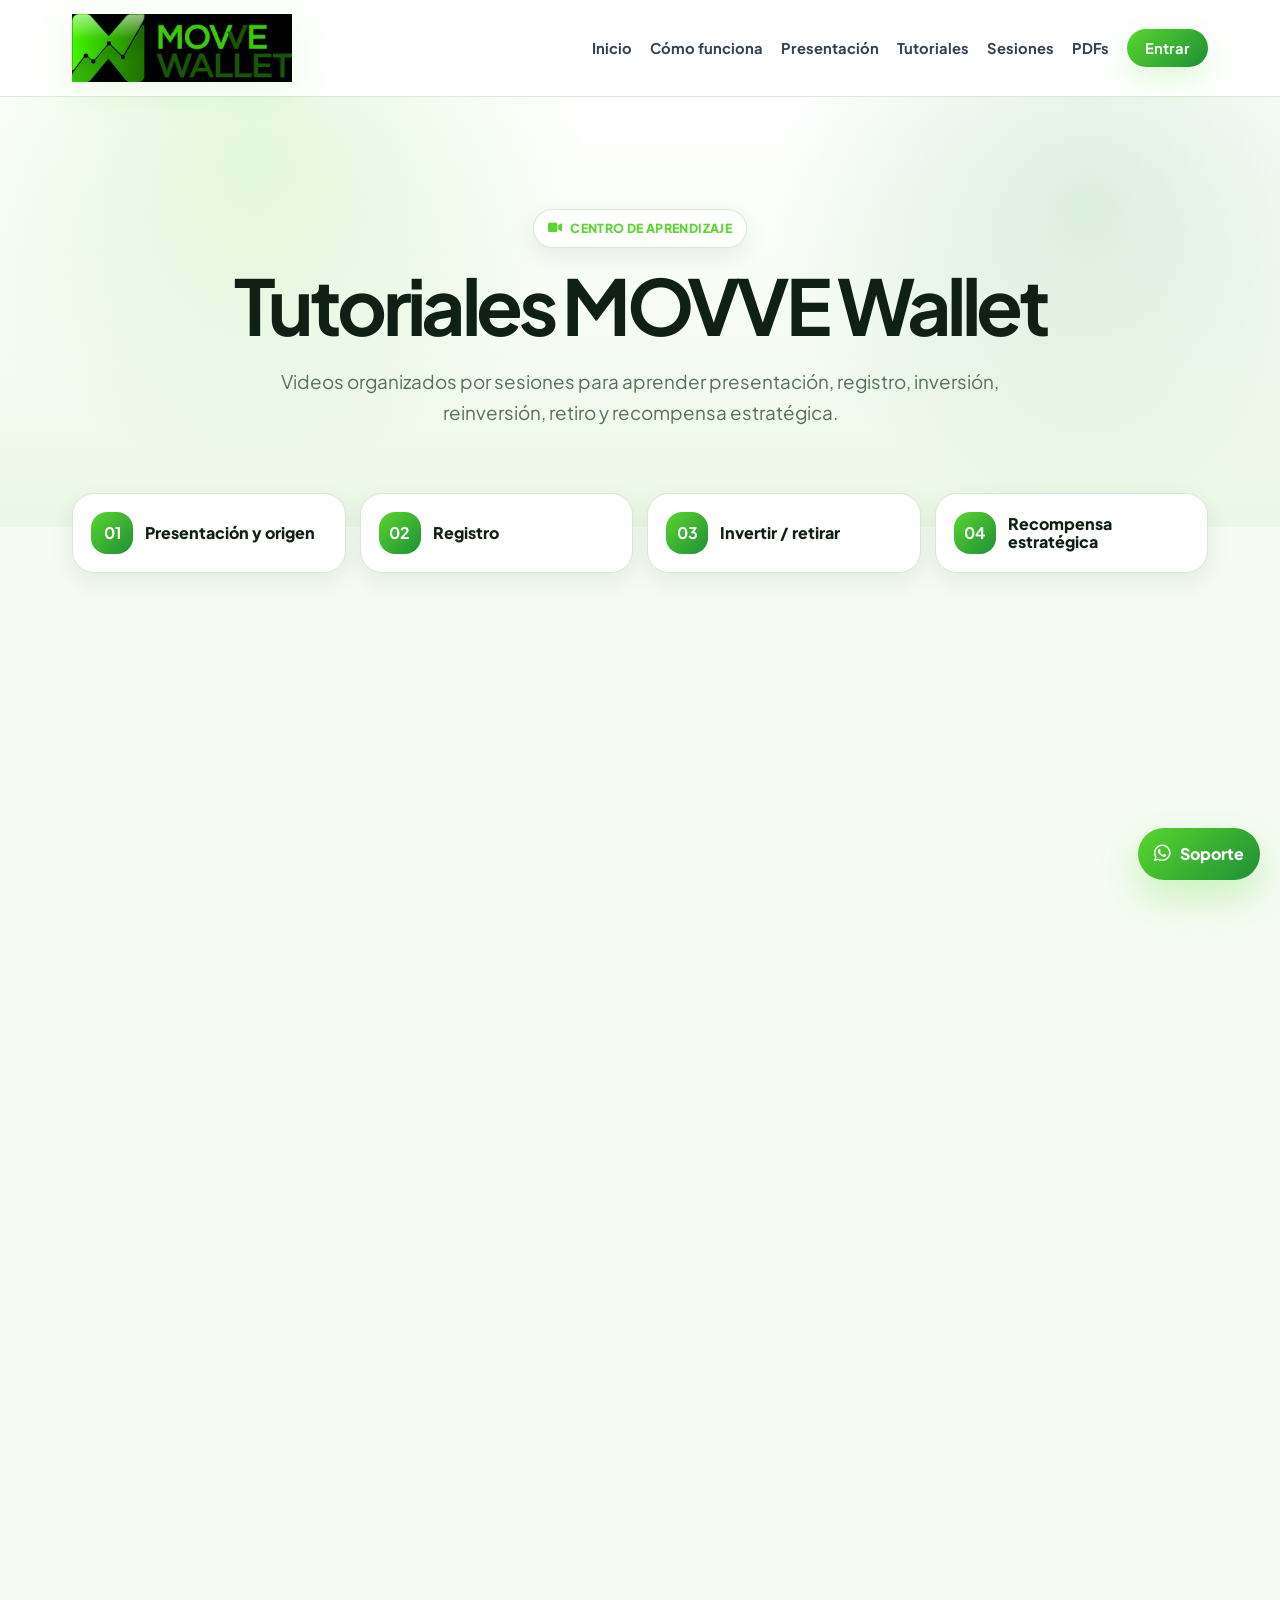
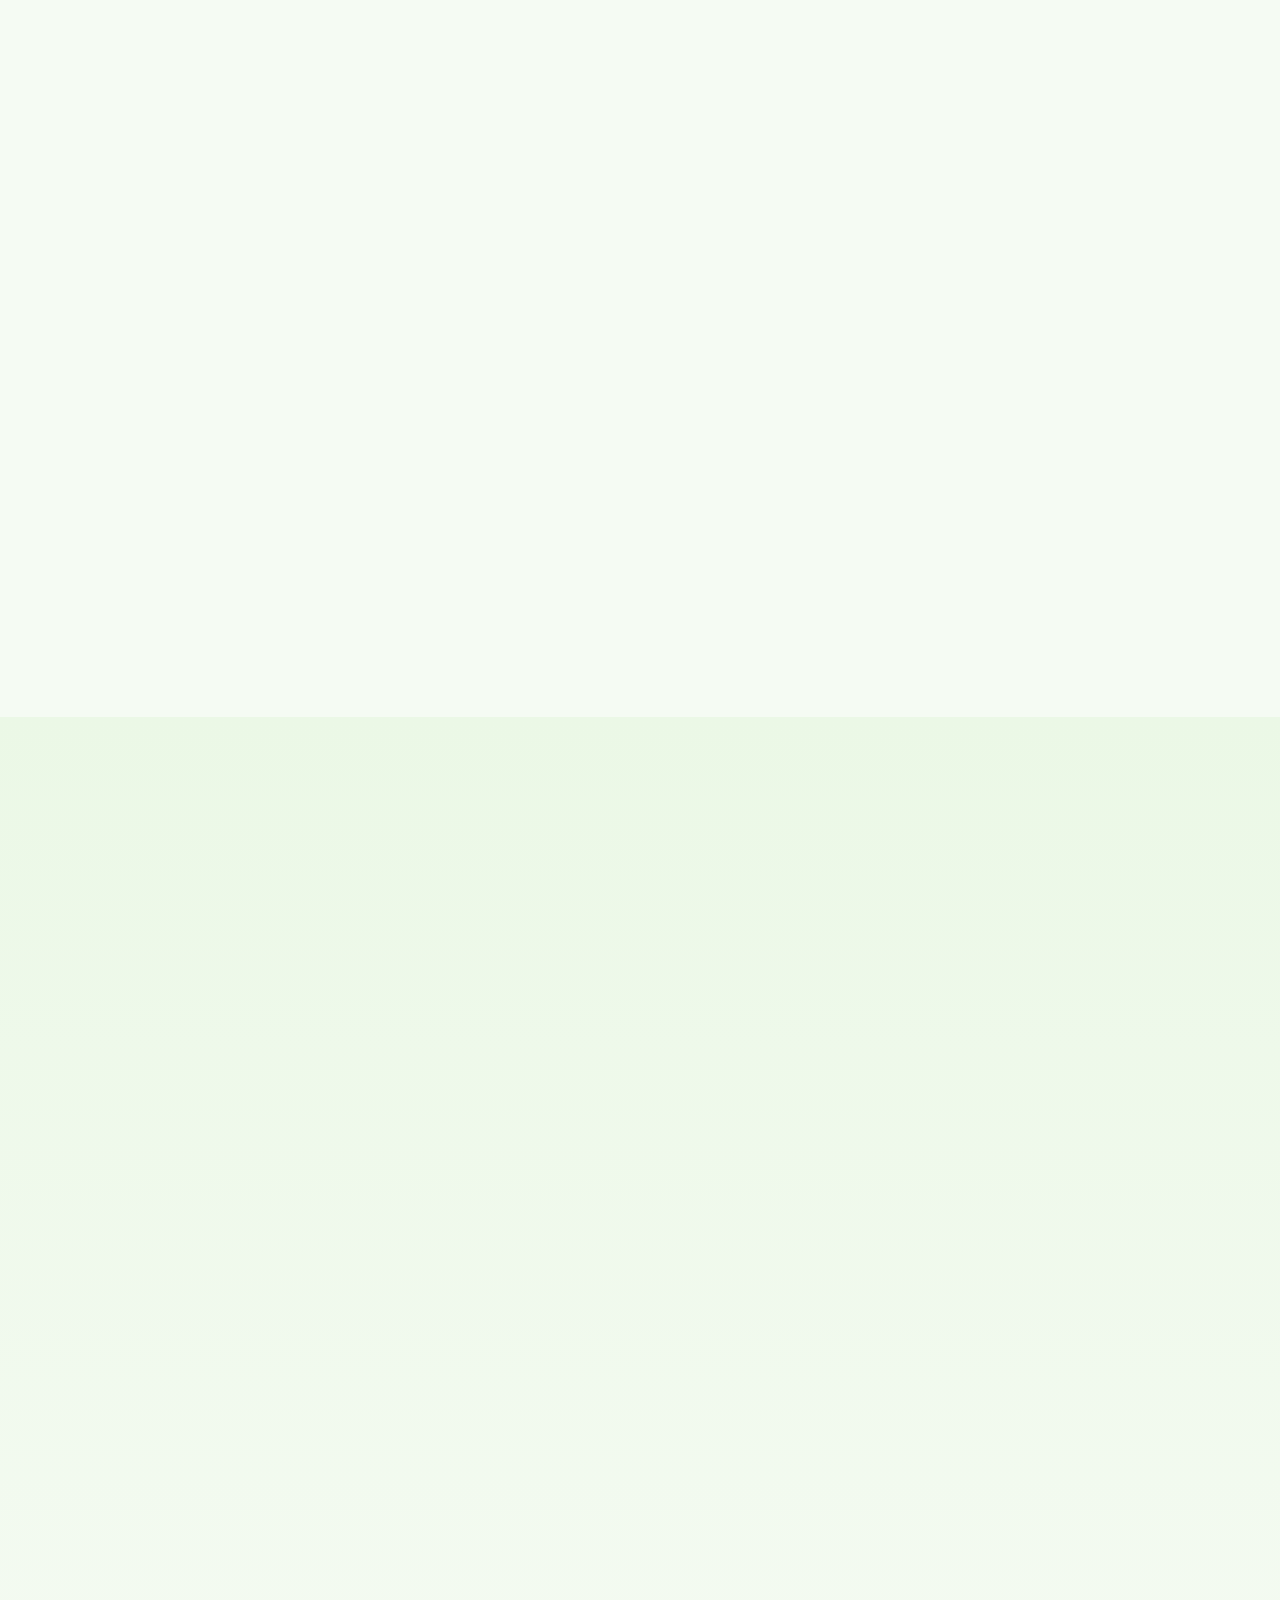
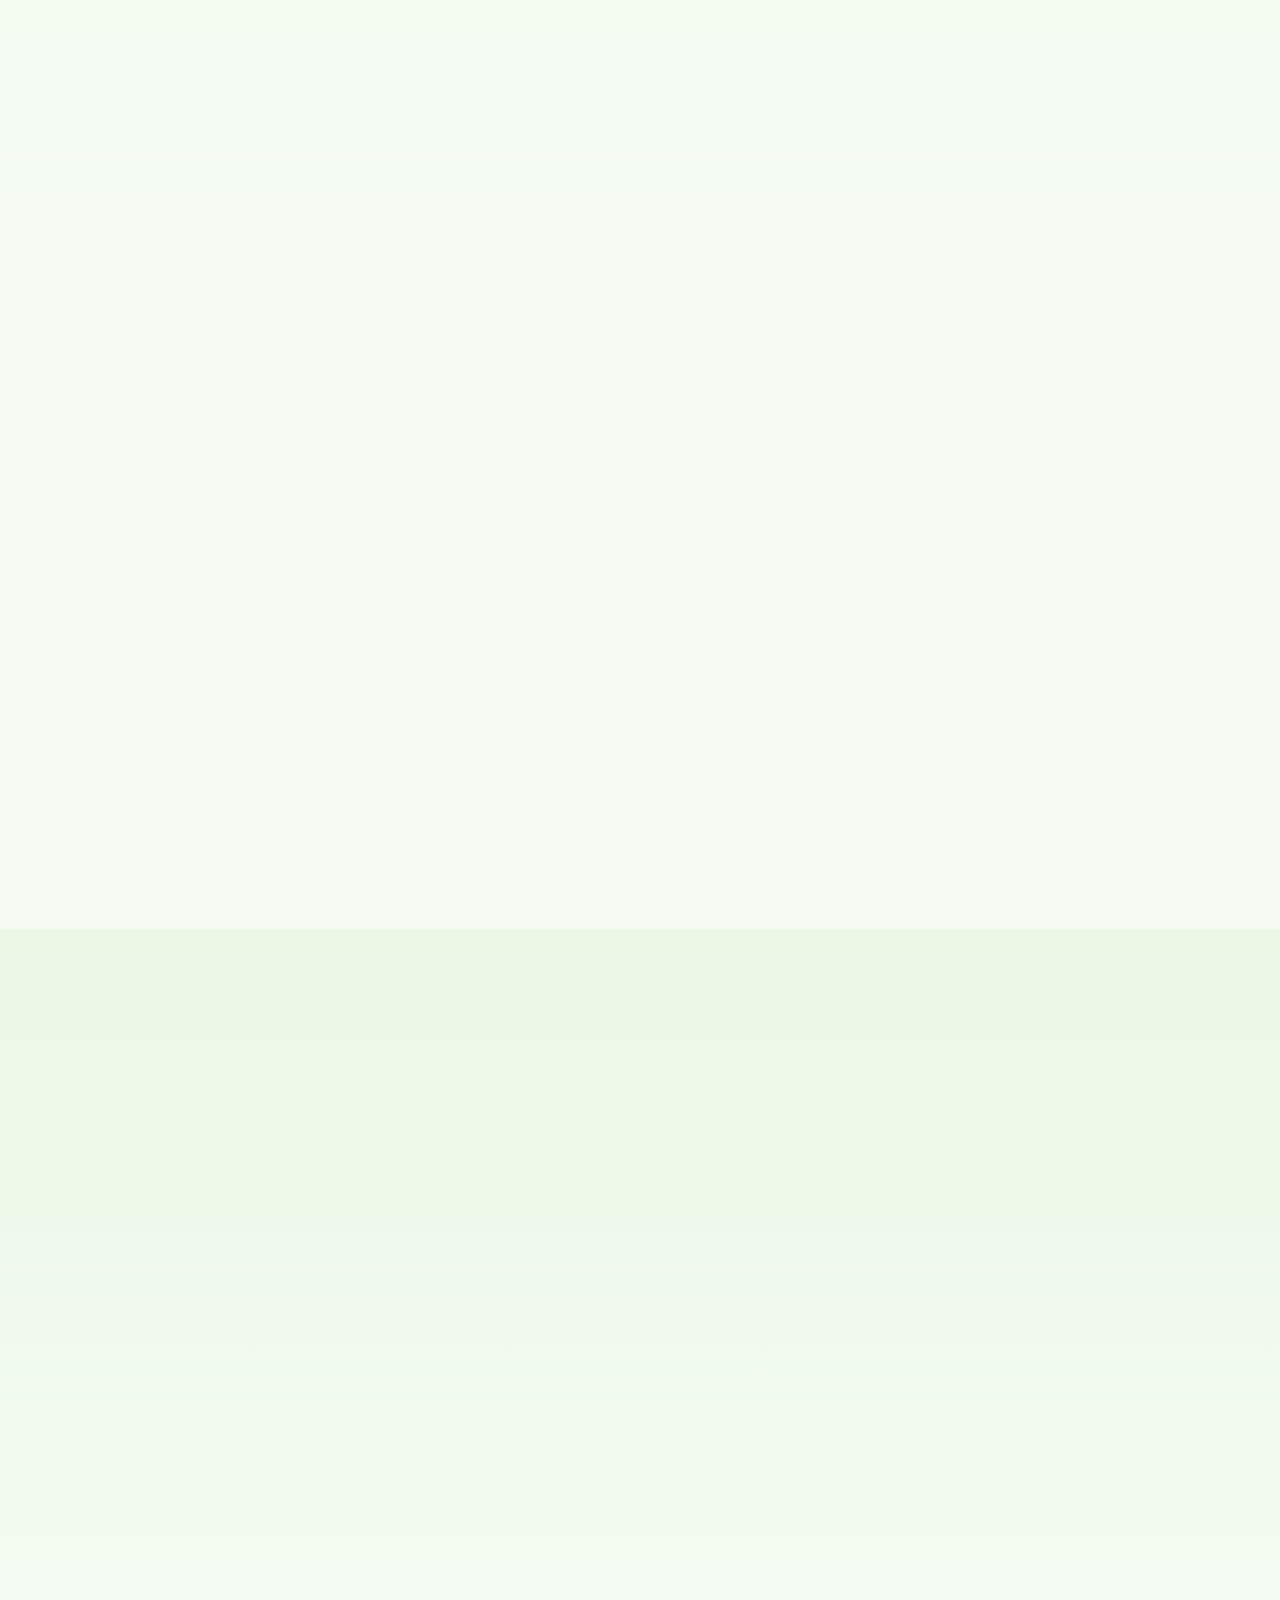
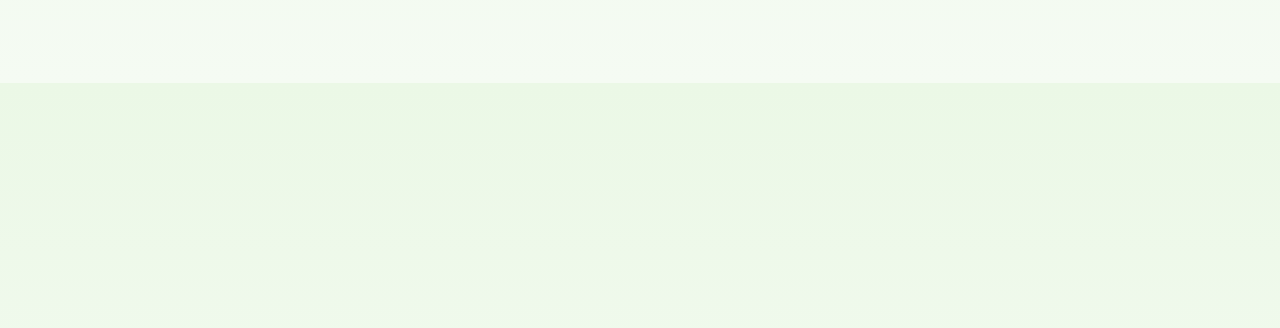
<file: tutoriales.html>
<!DOCTYPE html>
<html lang="es">
<head>
<!-- Google Tag Manager -->
<script>(function(w,d,s,l,i){w[l]=w[l]||[];w[l].push({'gtm.start':
new Date().getTime(),event:'gtm.js'});var f=d.getElementsByTagName(s)[0],
j=d.createElement(s),dl=l!='dataLayer'?'&l='+l:'';j.async=true;j.src=
'https://www.googletagmanager.com/gtm.js?id='+i+dl;f.parentNode.insertBefore(j,f);
})(window,document,'script','dataLayer','GTM-WLSZBM82');</script>
<!-- End Google Tag Manager -->
<meta charset="UTF-8">
<meta name="viewport" content="width=device-width, initial-scale=1.0, maximum-scale=5.0">
<title>Tutoriales Movve Wallet por sesiones | Presentación, registro, inversión y recompensa</title>
<meta name="description" content="Tutoriales de Movve Wallet organizados por sesiones: presentación y origen, registro, inversión, reinversión, retiro y activación de recompensa estratégica. Videos reproducibles dentro de la misma página.">
<meta name="keywords" content="tutoriales Movve Wallet, presentación Movve Wallet, registrarse en Movve Wallet, invertir en Movve Wallet, reinvertir Movve Wallet, retirar Movve Wallet, recompensa estratégica Movve Wallet">
<meta name="author" content="Movve Wallet Guía LATAM">
<meta name="robots" content="index, follow">
<link rel="canonical" href="https://movveplaneta.site/tutoriales.html">
<meta property="og:type" content="website">
<meta property="og:url" content="https://movveplaneta.site/tutoriales.html">
<meta property="og:title" content="Tutoriales Movve Wallet organizados por sesiones">
<meta property="og:description" content="Centro de aprendizaje Movve Wallet con videos por sesiones y reproducción dentro de la misma página.">
<meta property="og:image" content="https://movveplaneta.site/og-image.png">
<meta name="twitter:card" content="summary_large_image">
<meta name="twitter:title" content="Tutoriales Movve Wallet por sesiones">
<meta name="twitter:description" content="Videos de Movve Wallet organizados por presentación, registro, inversión y recompensa estratégica.">
<link rel="icon" type="image/png" href="favicon.png">
<meta name="theme-color" content="#59d62f">
<link rel="preconnect" href="https://fonts.googleapis.com">
<link rel="preconnect" href="https://fonts.gstatic.com" crossorigin>
<link href="https://fonts.googleapis.com/css2?family=Plus+Jakarta+Sans:wght@400;500;600;700;800&display=swap" rel="stylesheet">
<link rel="stylesheet" href="https://cdnjs.cloudflare.com/ajax/libs/font-awesome/6.5.0/css/all.min.css">
<link rel="stylesheet" href="styles.css">
<script async src="https://www.googletagmanager.com/gtag/js?id=G-BPE238V243"></script>
<script>
window.dataLayer = window.dataLayer || [];
function gtag(){dataLayer.push(arguments);}
gtag('js', new Date());
gtag('config', 'G-BPE238V243');
</script>

<meta name="language" content="es">
<meta name="distribution" content="global">
<meta name="audience" content="Colombia, República Dominicana, Latinoamérica">
<link rel="preconnect" href="https://www.googletagmanager.com">
</head>
<body>
<!-- Google Tag Manager (noscript) -->
<noscript><iframe src="https://www.googletagmanager.com/ns.html?id=GTM-WLSZBM82"
height="0" width="0" style="display:none;visibility:hidden"></iframe></noscript>
<!-- End Google Tag Manager (noscript) -->

<nav class="navbar" id="top">
  <div class="nav-container">
    <a class="brand" href="index.html" aria-label="Movve Wallet inicio">
      <img decoding="async" class="brand-logo brand-logo-nav" src="assets/branding/movve-wallet-logo-full.webp" alt="Movve Wallet">
    </a>
    <button class="menu-toggle" id="menu-toggle" aria-label="Abrir menú" aria-expanded="false">
      <span></span><span></span><span></span>
    </button>
    <ul class="nav-menu" id="nav-links">
      <li><a href="index.html">Inicio</a></li>
      <li><a href="movve.html">Cómo funciona</a></li>
      <li><a href="presentacion.html">Presentación</a></li>
      <li><a href="tutoriales.html">Tutoriales</a></li>
      <li><a href="#sesion-presentacion">Sesiones</a></li>
      <li><a href="#pdfs">PDFs</a></li>
      <li><a class="nav-btn" href="https://app.movvewallet.com/register/TBwPNoUJCphFFh52NaizpC8kAgy5xAmHi8" target="_blank" rel="noopener">Entrar</a></li>
    </ul>
  </div>
</nav>

<main>
  <section class="page-hero">
    <span class="eyebrow"><i class="fas fa-video"></i> Centro de aprendizaje</span>
    <h1>Tutoriales MOVVE Wallet</h1>
    <p>Videos organizados por sesiones para aprender presentación, registro, inversión, reinversión, retiro y recompensa estratégica.</p>
  </section>
  <section class="tutorial-session-nav" aria-label="Navegación por sesiones de tutoriales">
    <a href="#sesion-presentacion"><b>01</b><span>Presentación y origen</span></a>
    <a href="#sesion-registro"><b>02</b><span>Registro</span></a>
    <a href="#sesion-operaciones"><b>03</b><span>Invertir / retirar</span></a>
    <a href="#sesion-recompensa"><b>04</b><span>Recompensa estratégica</span></a>
  </section>
  <section class="section video-session" id="sesion-presentacion">
    <div class="session-head">
      <div class="session-number">01</div>
      <div>
        <span class="eyebrow"><i class="fas fa-layer-group"></i> Sesión 01</span>
        <h2>Presentación y origen Movve Wallet</h2>
        <p>Empieza por aquí para entender el origen, la presentación general y la idea principal de Movve Wallet.</p>
      </div>
      <span class="session-count">4 videos</span>
    </div>
    <div class="video-grid video-grid-rich session-video-grid">
        <button class="video-card video-card-media session-video-card" type="button" data-youtube="z6A8ZB6Qw28" aria-label="Abrir video: Origen de Movve Wallet">
          <div class="video-thumb-img">
            <img loading="lazy" decoding="async" src="assets/tutoriales/thumb09-primer-ingreso.webp" alt="Origen de Movve Wallet">
            <span class="play-badge"><i class="fas fa-play"></i></span>
          </div>
          <h3>Origen de Movve Wallet</h3>
          <p>Conoce el punto de partida y la visión general del ecosistema.</p>
        </button>
        <button class="video-card video-card-media session-video-card" type="button" data-youtube="eT-W1lPmFQI" aria-label="Abrir video: Presentación ejecutiva Movve Wallet">
          <div class="video-thumb-img">
            <img loading="lazy" decoding="async" src="assets/tutoriales/thumb01-domina-y-gana.webp" alt="Presentación ejecutiva Movve Wallet">
            <span class="play-badge"><i class="fas fa-play"></i></span>
          </div>
          <h3>Presentación ejecutiva Movve Wallet</h3>
          <p>Una explicación clara para entender el sistema desde cero.</p>
        </button>
        <button class="video-card video-card-media session-video-card" type="button" data-youtube="5eeXVvfuLIM" aria-label="Abrir video: Domina y gana con Movve Wallet">
          <div class="video-thumb-img">
            <img loading="lazy" decoding="async" src="assets/tutoriales/thumb11-retornos-diarios.webp" alt="Domina y gana con Movve Wallet">
            <span class="play-badge"><i class="fas fa-play"></i></span>
          </div>
          <h3>Domina y gana con Movve Wallet</h3>
          <p>Presentación rápida para conocer el proceso y los puntos principales.</p>
        </button>
        <button class="video-card video-card-media session-video-card" type="button" data-youtube="WcYazU7YyeY" aria-label="Abrir video: Presentación Movve Wallet">
          <div class="video-thumb-img">
            <img loading="lazy" decoding="async" src="assets/tutoriales/thumb12-presentacion.webp" alt="Presentación Movve Wallet">
            <span class="play-badge"><i class="fas fa-play"></i></span>
          </div>
          <h3>Presentación Movve Wallet</h3>
          <p>Resumen visual del ecosistema y la plataforma.</p>
        </button>
    </div>
  </section>
  <section class="section video-session" id="sesion-registro">
    <div class="session-head">
      <div class="session-number">02</div>
      <div>
        <span class="eyebrow"><i class="fas fa-layer-group"></i> Sesión 02</span>
        <h2>Cómo registrarse en Movve Wallet</h2>
        <p>Videos cortos para aprender los pasos de registro y apertura de cuenta antes de avanzar.</p>
      </div>
      <span class="session-count">2 videos</span>
    </div>
    <div class="video-grid video-grid-rich session-video-grid">
        <button class="video-card video-card-media session-video-card" type="button" data-youtube="57hXr5uP1Yo" aria-label="Abrir video: Registro paso a paso">
          <div class="video-thumb-img">
            <img loading="lazy" decoding="async" src="assets/tutoriales/thumb02-crear-cartera.webp" alt="Registro paso a paso">
            <span class="play-badge"><i class="fas fa-play"></i></span>
          </div>
          <h3>Registro paso a paso</h3>
          <p>Aprende cómo iniciar el proceso de registro de forma sencilla.</p>
        </button>
        <button class="video-card video-card-media session-video-card" type="button" data-youtube="aKFHZHi0vJ0" aria-label="Abrir video: Crear cuenta Movve Wallet">
          <div class="video-thumb-img">
            <img loading="lazy" decoding="async" src="assets/tutoriales/thumb03-crear-movve-wallet.webp" alt="Crear cuenta Movve Wallet">
            <span class="play-badge"><i class="fas fa-play"></i></span>
          </div>
          <h3>Crear cuenta Movve Wallet</h3>
          <p>Guía rápida para crear tu cuenta y evitar errores comunes.</p>
        </button>
    </div>
  </section>
  <section class="section video-session" id="sesion-operaciones">
    <div class="session-head">
      <div class="session-number">03</div>
      <div>
        <span class="eyebrow"><i class="fas fa-layer-group"></i> Sesión 03</span>
        <h2>Cómo invertir, reinvertir y retirar en Movve Wallet</h2>
        <p>Sesión enfocada en los movimientos principales: invertir, reinvertir y retirar.</p>
      </div>
      <span class="session-count">3 videos</span>
    </div>
    <div class="video-grid video-grid-rich session-video-grid">
        <button class="video-card video-card-media session-video-card" type="button" data-youtube="oK8OrAhpsVM" aria-label="Abrir video: Cómo invertir en Movve Wallet">
          <div class="video-thumb-img">
            <img loading="lazy" decoding="async" src="assets/tutoriales/thumb04-invertir.webp" alt="Cómo invertir en Movve Wallet">
            <span class="play-badge"><i class="fas fa-play"></i></span>
          </div>
          <h3>Cómo invertir en Movve Wallet</h3>
          <p>Pasos básicos para entender el proceso de inversión.</p>
        </button>
        <button class="video-card video-card-media session-video-card" type="button" data-youtube="ucUcP0usENY" aria-label="Abrir video: Cómo reinvertir en Movve Wallet">
          <div class="video-thumb-img">
            <img loading="lazy" decoding="async" src="assets/tutoriales/thumb05-reinvertir.webp" alt="Cómo reinvertir en Movve Wallet">
            <span class="play-badge"><i class="fas fa-play"></i></span>
          </div>
          <h3>Cómo reinvertir en Movve Wallet</h3>
          <p>Aprende a reinvertir tus fondos o ganancias dentro del proceso.</p>
        </button>
        <button class="video-card video-card-media session-video-card" type="button" data-youtube="5fqU5Q6L8zo" aria-label="Abrir video: Cómo retirar en Movve Wallet">
          <div class="video-thumb-img">
            <img loading="lazy" decoding="async" src="assets/tutoriales/thumb06-retirar.webp" alt="Cómo retirar en Movve Wallet">
            <span class="play-badge"><i class="fas fa-play"></i></span>
          </div>
          <h3>Cómo retirar en Movve Wallet</h3>
          <p>Guía rápida para entender el proceso de retiro.</p>
        </button>
    </div>
  </section>
  <section class="section video-session" id="sesion-recompensa">
    <div class="session-head">
      <div class="session-number">04</div>
      <div>
        <span class="eyebrow"><i class="fas fa-layer-group"></i> Sesión 04</span>
        <h2>Cómo activar la recompensa estratégica Movve Wallet</h2>
        <p>Tutoriales para entender y activar la recompensa estratégica dentro del sistema.</p>
      </div>
      <span class="session-count">2 videos</span>
    </div>
    <div class="video-grid video-grid-rich session-video-grid">
        <button class="video-card video-card-media session-video-card" type="button" data-youtube="NOTMBKspHjw" aria-label="Abrir video: Activar recompensa estratégica">
          <div class="video-thumb-img">
            <img loading="lazy" decoding="async" src="assets/tutoriales/thumb07-binario.webp" alt="Activar recompensa estratégica">
            <span class="play-badge"><i class="fas fa-play"></i></span>
          </div>
          <h3>Activar recompensa estratégica</h3>
          <p>Explicación completa para entender la activación de recompensa.</p>
        </button>
        <button class="video-card video-card-media session-video-card" type="button" data-youtube="4uBD2Uenuh4" aria-label="Abrir video: Recompensa estratégica en Movve Wallet">
          <div class="video-thumb-img">
            <img loading="lazy" decoding="async" src="assets/tutoriales/thumb08-activar-binario.webp" alt="Recompensa estratégica en Movve Wallet">
            <span class="play-badge"><i class="fas fa-play"></i></span>
          </div>
          <h3>Recompensa estratégica en Movve Wallet</h3>
          <p>Video corto con los puntos clave para activar la recompensa.</p>
        </button>
    </div>
  </section>

  <section class="section tinted" id="pdfs">
    <div class="section-heading">
      <span class="eyebrow"><i class="fas fa-file-pdf"></i> PDFs Movve Wallet</span>
      <h2>Guías descargables para estudiar <span>paso a paso</span></h2>
      <p>Documentos PDF para abrir o descargar desde la misma página.</p>
    </div>
    <div class="pdf-grid">
      <a class="pdf-card" href="assets/docs/presentacion-movve-wallet.pdf" target="_blank" rel="noopener">
        <div class="pdf-icon"><i class="fas fa-file-pdf"></i></div>
        <div><h3>Presentación Movve Wallet</h3><p>Documento principal en español sobre el ecosistema, tecnología, transparencia y rendimiento.</p><span>Abrir PDF</span></div>
      </a>
      <a class="pdf-card" href="assets/docs/guia-avanzada-movve-wallet.pdf" target="_blank" rel="noopener">
        <div class="pdf-icon"><i class="fas fa-file-lines"></i></div>
        <div><h3>Guía avanzada Movve Wallet</h3><p>Material avanzado para entender Web3, IA, transparencia, cuentas auditadas y estructura del ecosistema.</p><span>Abrir PDF</span></div>
      </a>
    </div>
  </section>
  <section class="cta-band"><div><span class="eyebrow">Ayuda</span><h2>¿Te perdiste en un paso?</h2><p>Escríbenos antes de avanzar para revisar el proceso.</p></div><a class="btn btn-white" href="https://wa.me/18495942190?text=Hola%20%F0%9F%92%A1%20quiero%20informaci%C3%B3n%20sobre%20Movve%20Wallet" target="_blank" rel="noopener">Hablar con soporte</a></section>
  <div class="video-modal" id="videoModal" aria-hidden="true">
    <div class="video-modal-backdrop" data-close-video></div>
    <div class="video-modal-content" role="dialog" aria-modal="true" aria-label="Reproductor de video Movve Wallet">
      <button class="video-modal-close" type="button" data-close-video aria-label="Cerrar video"><i class="fas fa-times"></i></button>
      <div class="video-frame-wrap">
        <iframe id="youtubeFrame" title="Video tutorial Movve Wallet" src="" referrerpolicy="strict-origin-when-cross-origin" allow="accelerometer; autoplay; clipboard-write; encrypted-media; gyroscope; picture-in-picture; web-share" allowfullscreen></iframe>
      </div>
      <div class="youtube-fallback"><a id="youtubeFallbackLink" href="https://www.youtube.com/@MovvePlaneta" target="_blank" rel="noopener">Si el reproductor no carga, abrir directamente en YouTube</a></div>
    </div>
  </div>
</main>

<footer class="footer">
  <div class="footer-grid">
    <div>
      <a class="brand footer-brand" href="index.html" aria-label="Movve Wallet inicio">
        <img loading="lazy" decoding="async" class="brand-logo brand-logo-footer" src="assets/branding/movve-wallet-logo-full.webp" alt="Movve Wallet">
      </a>
      <p>Guía educativa enfocada en Movve Wallet para aprender, registrarte y avanzar paso a paso desde Colombia, República Dominicana y LATAM.</p>
      <p class="tiny">Guía educativa independiente. No somos la página oficial. No constituye asesoría financiera. Toda inversión o participación implica riesgo.</p>
    </div>
    <div>
      <h3>Guías</h3>
      <a href="movve.html">Cómo funciona</a>
      <a href="presentacion.html">Presentación oficial</a>
      <a href="tutoriales.html">Tutoriales</a>
    </div>
    <div>
      <h3>Recursos</h3>
      <a href="myfxbook.html">MyFxBook</a>
      <a href="onequity.html">Onequity</a>
      <a href="wikifx.html">WikiFX</a>
    </div>
    <div>
      <h3>Contacto</h3>
      <a href="https://wa.me/18495942190?text=Hola%20%F0%9F%92%A1%20quiero%20informaci%C3%B3n%20sobre%20Movve%20Wallet" target="_blank" rel="noopener">WhatsApp</a>
      <a href="https://www.youtube.com/@MovvePlaneta" target="_blank" rel="noopener">YouTube</a>
      <a href="https://www.instagram.com/rolandy.oficial" target="_blank" rel="noopener">Instagram</a>
    </div>
  </div>
  <div class="footer-bottom">© 2026 MOVVE WALLET. Todos los derechos reservados.</div>
</footer>
<a class="floating-wa" href="https://wa.me/18495942190?text=Hola%20%F0%9F%92%A1%20quiero%20informaci%C3%B3n%20sobre%20Movve%20Wallet" target="_blank" rel="noopener" aria-label="Contactar por WhatsApp">
  <i class="fab fa-whatsapp"></i>
  <span>Soporte</span>
</a>
<script src="script.js"></script>
</body>
</html>
</file>
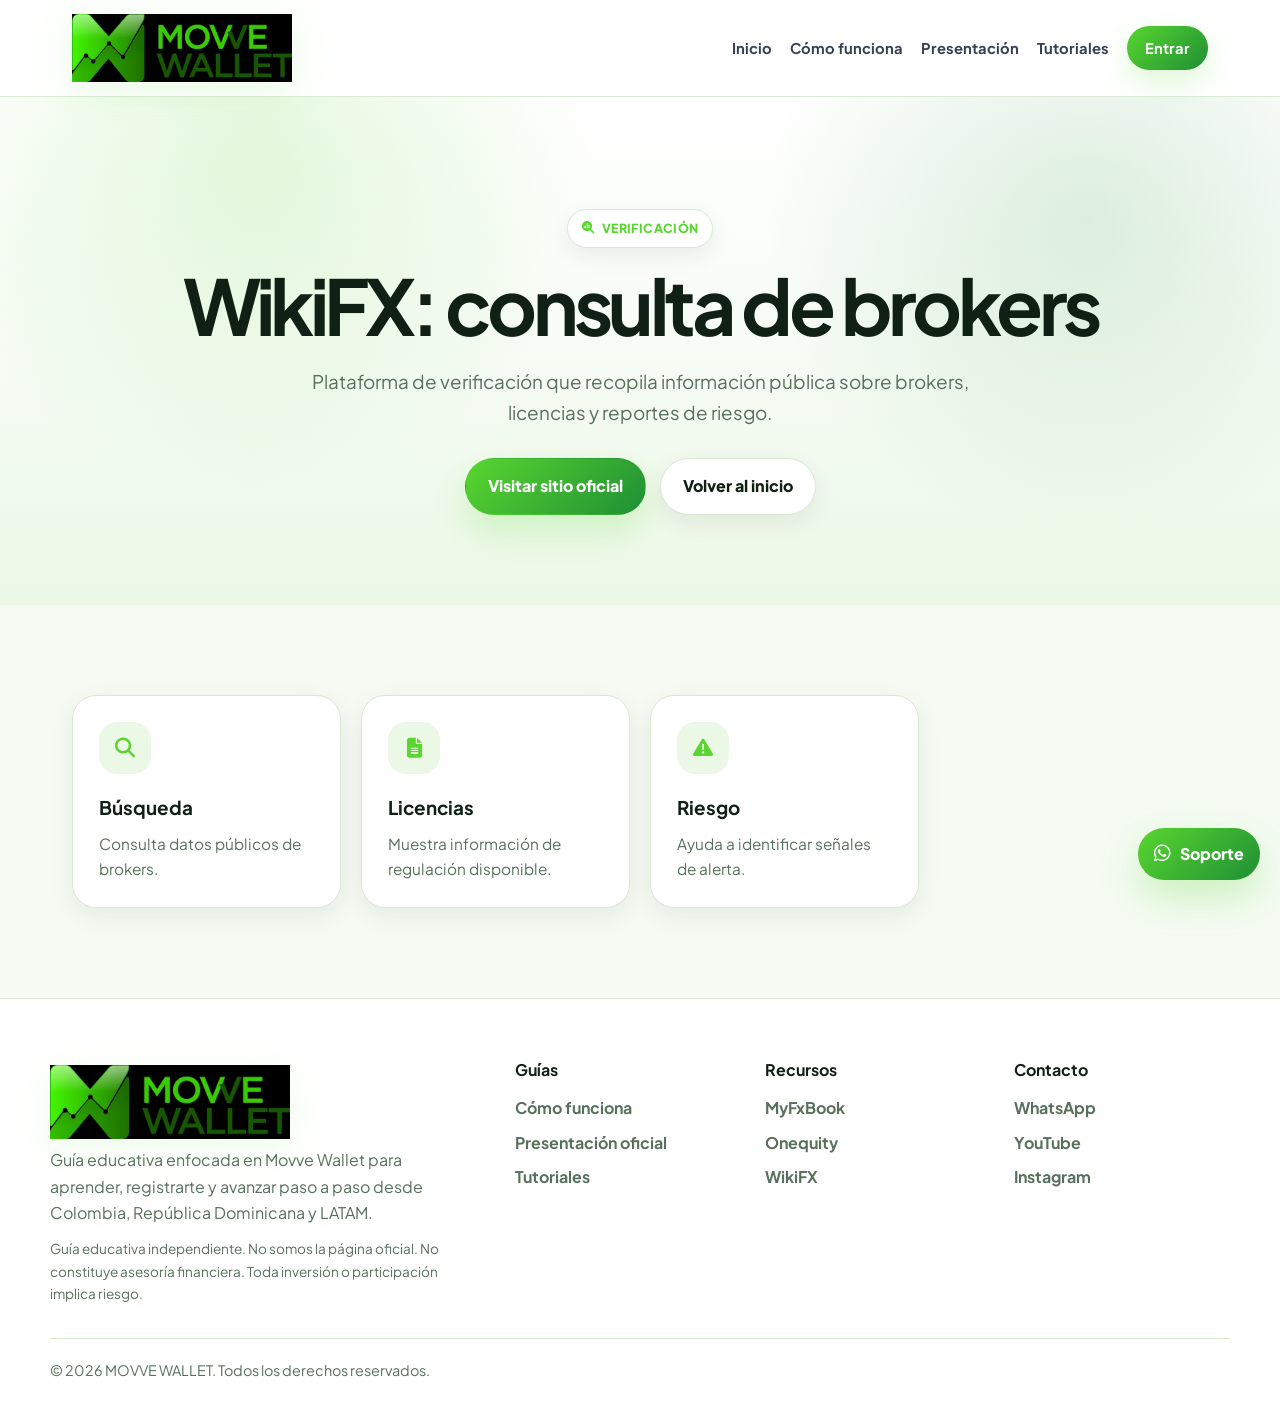
<file: wikifx.html>
<!DOCTYPE html>
<html lang="es">
<head>
<!-- Google Tag Manager -->
<script>(function(w,d,s,l,i){w[l]=w[l]||[];w[l].push({'gtm.start':
new Date().getTime(),event:'gtm.js'});var f=d.getElementsByTagName(s)[0],
j=d.createElement(s),dl=l!='dataLayer'?'&l='+l:'';j.async=true;j.src=
'https://www.googletagmanager.com/gtm.js?id='+i+dl;f.parentNode.insertBefore(j,f);
})(window,document,'script','dataLayer','GTM-WLSZBM82');</script>
<!-- End Google Tag Manager -->
<meta charset="UTF-8">
<meta name="viewport" content="width=device-width, initial-scale=1.0, maximum-scale=5.0">
<title>Movve Wallet y WikiFX | Verificación, reseñas y análisis</title>
<meta name="description" content="Consulta una guía informativa sobre Movve Wallet y WikiFX, con foco en verificación, reseñas y análisis para usuarios de Colombia, República Dominicana y LATAM.">
<meta name="keywords" content="Movve Wallet WikiFX, WikiFX Movve Wallet, verificación Movve Wallet">
<meta name="author" content="Movve Wallet Guía LATAM">
<meta name="robots" content="index, follow">
<link rel="canonical" href="https://movveplaneta.site/wikifx.html">
<meta property="og:type" content="website">
<meta property="og:url" content="https://movveplaneta.site/wikifx.html">
<meta property="og:title" content="Movve Wallet y WikiFX | Verificación, reseñas y análisis">
<meta property="og:description" content="Consulta una guía informativa sobre Movve Wallet y WikiFX, con foco en verificación, reseñas y análisis para usuarios de Colombia, República Dominicana y LATAM.">
<meta property="og:image" content="https://movveplaneta.site/og-image.png">
<meta name="twitter:card" content="summary_large_image">
<meta name="twitter:title" content="Movve Wallet y WikiFX | Verificación, reseñas y análisis">
<meta name="twitter:description" content="Consulta una guía informativa sobre Movve Wallet y WikiFX, con foco en verificación, reseñas y análisis para usuarios de Colombia, República Dominicana y LATAM.">
<link rel="icon" type="image/png" href="favicon.png">
<meta name="theme-color" content="#59d62f">
<link rel="preconnect" href="https://fonts.googleapis.com">
<link rel="preconnect" href="https://fonts.gstatic.com" crossorigin>
<link href="https://fonts.googleapis.com/css2?family=Plus+Jakarta+Sans:wght@400;500;600;700;800&display=swap" rel="stylesheet">
<link rel="stylesheet" href="https://cdnjs.cloudflare.com/ajax/libs/font-awesome/6.5.0/css/all.min.css">
<link rel="stylesheet" href="styles.css">
<script async src="https://www.googletagmanager.com/gtag/js?id=G-BPE238V243"></script>
<script>
window.dataLayer = window.dataLayer || [];
function gtag(){dataLayer.push(arguments);}
gtag('js', new Date());
gtag('config', 'G-BPE238V243');
</script>

<meta name="language" content="es">
<meta name="distribution" content="global">
<meta name="audience" content="Colombia, República Dominicana, Latinoamérica">
<link rel="preconnect" href="https://www.googletagmanager.com">
</head>
<body>
<!-- Google Tag Manager (noscript) -->
<noscript><iframe src="https://www.googletagmanager.com/ns.html?id=GTM-WLSZBM82"
height="0" width="0" style="display:none;visibility:hidden"></iframe></noscript>
<!-- End Google Tag Manager (noscript) -->

<nav class="navbar" id="top">
  <div class="nav-container">
    <a class="brand" href="index.html" aria-label="Movve Wallet inicio">
      <img decoding="async" class="brand-logo brand-logo-nav" src="assets/branding/movve-wallet-logo-full.webp" alt="Movve Wallet">
    </a>
    <button class="menu-toggle" id="menu-toggle" aria-label="Abrir menú" aria-expanded="false">
      <span></span><span></span><span></span>
    </button>
    <ul class="nav-menu" id="nav-links">
      <li><a href="index.html">Inicio</a></li>
      <li><a href="movve.html">Cómo funciona</a></li>
      <li><a href="presentacion.html">Presentación</a></li>
      <li><a href="tutoriales.html">Tutoriales</a></li
      <li><a class="nav-btn" href="https://app.movvewallet.com/register/TBwPNoUJCphFFh52NaizpC8kAgy5xAmHi8" target="_blank" rel="noopener">Entrar</a></li>
    </ul>
  </div>
</nav>

<main>
  <section class="page-hero compact">
    <span class="eyebrow"><i class="fas fa-magnifying-glass-chart"></i> Verificación</span>
    <h1>WikiFX: consulta de brokers</h1>
    <p>Plataforma de verificación que recopila información pública sobre brokers, licencias y reportes de riesgo.</p>
    <div class="hero-actions center"><a class="btn btn-primary" href="https://www.wikifx.com" target="_blank" rel="noopener">Visitar sitio oficial</a><a class="btn btn-light" href="index.html">Volver al inicio</a></div>
  </section>
  <section class="section"><div class="feature-grid"><article class="info-card"><i class="fas fa-search"></i><h3>Búsqueda</h3><p>Consulta datos públicos de brokers.</p></article><article class="info-card"><i class="fas fa-file-lines"></i><h3>Licencias</h3><p>Muestra información de regulación disponible.</p></article><article class="info-card"><i class="fas fa-triangle-exclamation"></i><h3>Riesgo</h3><p>Ayuda a identificar señales de alerta.</p></article></div></section>
</main>

<footer class="footer">
  <div class="footer-grid">
    <div>
      <a class="brand footer-brand" href="index.html" aria-label="Movve Wallet inicio">
        <img loading="lazy" decoding="async" class="brand-logo brand-logo-footer" src="assets/branding/movve-wallet-logo-full.webp" alt="Movve Wallet">
      </a>
      <p>Guía educativa enfocada en Movve Wallet para aprender, registrarte y avanzar paso a paso desde Colombia, República Dominicana y LATAM.</p>
      <p class="tiny">Guía educativa independiente. No somos la página oficial. No constituye asesoría financiera. Toda inversión o participación implica riesgo.</p>
    </div>
    <div>
      <h3>Guías</h3>
      <a href="movve.html">Cómo funciona</a>
      <a href="presentacion.html">Presentación oficial</a>
      <a href="tutoriales.html">Tutoriales</a>
    </div>
    <div>
      <h3>Recursos</h3>
      <a href="myfxbook.html">MyFxBook</a>
      <a href="onequity.html">Onequity</a>
      <a href="wikifx.html">WikiFX</a>
    </div>
    <div>
      <h3>Contacto</h3>
      <a href="https://wa.me/18495942190?text=Hola%20%F0%9F%92%A1%20quiero%20informaci%C3%B3n%20sobre%20Movve%20Wallet" target="_blank" rel="noopener">WhatsApp</a>
      <a href="https://www.youtube.com/@MovvePlaneta" target="_blank" rel="noopener">YouTube</a>
      <a href="https://www.instagram.com/rolandy.oficial" target="_blank" rel="noopener">Instagram</a>
    </div>
  </div>
  <div class="footer-bottom">© 2026 MOVVE WALLET. Todos los derechos reservados.</div>
</footer>
<a class="floating-wa" href="https://wa.me/18495942190?text=Hola%20%F0%9F%92%A1%20quiero%20informaci%C3%B3n%20sobre%20Movve%20Wallet" target="_blank" rel="noopener" aria-label="Contactar por WhatsApp">
  <i class="fab fa-whatsapp"></i>
  <span>Soporte</span>
</a>
<script src="script.js"></script>
</body>
</html>
</file>
<file: styles.css>
:root{--primary:#59d62f;--primary-2:#1f8f35;--sky:#a7f359;--ink:#102014;--muted:#58705c;--soft:#f5fbf3;--soft-2:#ebf8e6;--card:#ffffff;--line:#d7e9d3;--cream:#fbfff8;--shadow-sm:0 8px 24px rgba(16,32,20,.07);--shadow-md:0 18px 50px rgba(16,32,20,.12);--radius:24px;--radius-sm:16px;--max:1180px;--transition:all .28s ease}*{box-sizing:border-box;margin:0;padding:0}html{scroll-behavior:smooth}body{font-family:'Plus Jakarta Sans',Inter,system-ui,sans-serif;background:var(--soft);color:var(--ink);line-height:1.65;overflow-x:hidden}a{color:inherit;text-decoration:none}img{max-width:100%;display:block}.navbar{position:sticky;top:0;z-index:1000;background:rgba(255,255,255,.88);backdrop-filter:blur(18px);border-bottom:1px solid rgba(215,233,211,.92);transition:var(--transition)}.navbar.scrolled{box-shadow:var(--shadow-sm)}.nav-container{max-width:var(--max);margin:auto;display:flex;align-items:center;justify-content:space-between;padding:14px 22px;gap:18px}.brand{display:inline-flex;align-items:center;gap:10px;font-weight:800;letter-spacing:.4px;color:var(--ink)}.brand-logo{display:block;height:auto;max-width:100%}.brand-logo-nav{width:220px;filter:drop-shadow(0 10px 18px rgba(89,214,47,.12))}.brand-logo-footer{width:240px;filter:drop-shadow(0 10px 18px rgba(89,214,47,.10))}.hero-logo{width:min(320px,78vw);margin:0 0 14px;filter:drop-shadow(0 18px 35px rgba(89,214,47,.12))}.brand-mark{width:42px;height:42px;border-radius:14px;background:linear-gradient(135deg,var(--primary),var(--primary-2));display:grid;place-items:center;color:#fff;box-shadow:0 12px 28px rgba(89,214,47,.28);font-size:.85rem}.brand-text{font-size:1rem;white-space:nowrap}.nav-menu{display:flex;align-items:center;gap:20px;list-style:none}.nav-menu a{font-size:.92rem;font-weight:700;color:#334155;transition:var(--transition)}.nav-menu a:hover{color:var(--primary)}.nav-btn{background:linear-gradient(135deg,var(--primary),var(--primary-2));color:#fff!important;padding:10px 18px;border-radius:999px;box-shadow:0 12px 28px rgba(89,214,47,.22)}.menu-toggle{display:none;background:transparent;border:0;cursor:pointer;gap:5px;flex-direction:column}.menu-toggle span{display:block;width:27px;height:3px;border-radius:999px;background:var(--ink);transition:var(--transition)}.hero,.page-hero{position:relative;isolation:isolate;padding:112px 22px 90px;overflow:hidden}.hero-soft{min-height:710px;display:grid;align-items:center}.hero::before,.page-hero::before{content:"";position:absolute;inset:0;background:radial-gradient(circle at 20% 12%,rgba(89,214,47,.16),transparent 30%),radial-gradient(circle at 85% 24%,rgba(31,143,53,.14),transparent 28%),linear-gradient(180deg,#ffffff 0%,#f5fbf3 58%,#ebf8e6 100%);z-index:-3}.hero-shape{position:absolute;border-radius:50%;filter:blur(1px);opacity:.7;z-index:-2}.shape-one{width:360px;height:360px;background:rgba(89,214,47,.12);right:-100px;top:130px}.shape-two{width:260px;height:260px;background:rgba(31,143,53,.10);left:-80px;bottom:70px}.split,.split-section{max-width:var(--max);margin:auto;display:grid;grid-template-columns:1.05fr .95fr;gap:54px;align-items:center}.hero-copy h1,.page-hero h1{font-size:clamp(2.55rem,6vw,5rem);line-height:1.02;letter-spacing:-.06em;margin:18px 0 22px;color:var(--ink)}.hero-copy h1 span,.page-hero h1 span,.section-heading h2 span{color:var(--primary)}.hero-lead,.page-hero p{font-size:1.18rem;color:var(--muted);max-width:720px}.eyebrow{display:inline-flex;align-items:center;gap:8px;background:#fff;border:1px solid var(--line);box-shadow:var(--shadow-sm);color:var(--primary);font-weight:800;letter-spacing:.03em;text-transform:uppercase;font-size:.78rem;border-radius:999px;padding:8px 14px}.hero-actions{display:flex;gap:14px;flex-wrap:wrap;margin-top:30px}.center{justify-content:center}.btn{display:inline-flex;align-items:center;justify-content:center;gap:10px;border-radius:999px;padding:14px 22px;font-weight:800;transition:var(--transition);border:1px solid transparent}.btn:hover{transform:translateY(-3px)}.btn-primary{background:linear-gradient(135deg,var(--primary),var(--primary-2));color:#fff;box-shadow:0 16px 34px rgba(89,214,47,.22)}.btn-light{background:#fff;border-color:var(--line);color:var(--ink);box-shadow:var(--shadow-sm)}.btn-white{background:#fff;color:var(--primary);box-shadow:0 18px 44px rgba(15,23,42,.14)}.trust-row{display:flex;gap:16px;flex-wrap:wrap;margin-top:24px;color:var(--muted);font-weight:700;font-size:.92rem}.trust-row i{color:var(--primary)}.glass-card{background:rgba(255,255,255,.82);border:1px solid rgba(219,228,240,.9);box-shadow:var(--shadow-md);backdrop-filter:blur(18px);border-radius:var(--radius)}.hero-panel{padding:28px}.panel-header{display:flex;justify-content:space-between;align-items:center;border-bottom:1px solid var(--line);padding-bottom:18px;margin-bottom:18px}.panel-header span{color:var(--muted);font-weight:700}.panel-header strong{color:var(--primary)}.timeline{list-style:none;display:grid;gap:16px;counter-reset:step}.timeline li{position:relative;padding-left:48px}.timeline li::before{counter-increment:step;content:counter(step);position:absolute;left:0;top:0;width:34px;height:34px;border-radius:12px;background:var(--soft-2);color:var(--primary);display:grid;place-items:center;font-weight:800}.timeline strong{display:block}.timeline span{color:var(--muted);font-size:.95rem}.section{max-width:var(--max);margin:auto;padding:88px 22px}.section.tinted{max-width:none;background:linear-gradient(180deg,#ebf8e6,#f5fbf3);padding-left:22px;padding-right:22px}.section.tinted>.section-heading,.section.tinted>.company-grid{max-width:var(--max);margin-left:auto;margin-right:auto}.section-heading{text-align:center;max-width:760px;margin:0 auto 42px}.section-heading h2,.split-section h2,.cta-band h2,.notice-card h2{font-size:clamp(2rem,4vw,3.35rem);line-height:1.08;letter-spacing:-.04em;margin:16px 0;color:var(--ink)}.section-heading p,.split-section p,.cta-band p,.notice-card p{color:var(--muted);font-size:1.05rem}.feature-grid{display:grid;grid-template-columns:repeat(4,1fr);gap:20px}.feature-grid.six{grid-template-columns:repeat(3,1fr)}.feature-grid.mini{grid-template-columns:repeat(2,1fr)}.feature-card,.info-card,.company-card,.video-card{background:var(--card);border:1px solid var(--line);border-radius:var(--radius);padding:26px;box-shadow:var(--shadow-sm);transition:var(--transition);position:relative;overflow:hidden}.feature-card::after,.info-card::after,.company-card::after,.video-card::after{content:"";position:absolute;inset:auto 0 0 0;height:4px;background:linear-gradient(90deg,var(--primary),var(--primary-2));transform:scaleX(0);transform-origin:left;transition:var(--transition)}.feature-card:hover,.info-card:hover,.company-card:hover,.video-card:hover{transform:translateY(-8px);box-shadow:var(--shadow-md);border-color:#b9ddb0}.feature-card:hover::after,.info-card:hover::after,.company-card:hover::after,.video-card:hover::after{transform:scaleX(1)}.feature-card i,.info-card i{width:52px;height:52px;border-radius:18px;background:var(--soft-2);display:grid;place-items:center;color:var(--primary);font-size:1.25rem;margin-bottom:18px}.feature-card h3,.info-card h3,.company-card h3,.video-card h3{font-size:1.18rem;margin-bottom:8px}.feature-card p,.info-card p,.company-card p,.video-card p{color:var(--muted);font-size:.96rem}.company-grid{display:grid;grid-template-columns:repeat(3,1fr);gap:22px}.company-card span{width:56px;height:56px;border-radius:20px;display:grid;place-items:center;background:linear-gradient(135deg,var(--primary),var(--primary-2));color:#fff;font-weight:900;margin-bottom:18px}.steps-card{display:grid;gap:14px;background:#fff;border:1px solid var(--line);border-radius:var(--radius);padding:22px;box-shadow:var(--shadow-sm)}.step{display:flex;gap:16px;align-items:center;padding:18px;border-radius:18px;background:var(--soft);border:1px solid var(--line)}.step b{color:var(--primary);min-width:50px}.step span{font-weight:700}.link-step{transition:var(--transition)}.link-step:hover{background:var(--soft-2);transform:translateX(4px)}.cta-band{max-width:var(--max);margin:30px auto 90px;padding:42px;border-radius:32px;background:linear-gradient(135deg,var(--primary),var(--primary-2));color:#fff;display:flex;justify-content:space-between;align-items:center;gap:24px;box-shadow:0 24px 60px rgba(89,214,47,.22)}.cta-band .eyebrow{background:rgba(255,255,255,.14);border-color:rgba(255,255,255,.22);box-shadow:none;color:#fff}.cta-band h2,.cta-band p{color:#fff}.page-hero{text-align:center;min-height:430px}.page-hero.compact{min-height:360px}.page-hero p{margin:auto}.video-grid{display:grid;grid-template-columns:repeat(3,1fr);gap:22px}.video-thumb{height:170px;border-radius:20px;background:linear-gradient(135deg,#edfbe8,#d5f7c6);display:grid;place-items:center;margin-bottom:18px}.video-thumb i{width:62px;height:62px;border-radius:50%;background:#fff;color:var(--primary);display:grid;place-items:center;box-shadow:var(--shadow-sm)}.notice-card{max-width:var(--max);margin:0 auto 90px;background:#f3fff0;border:1px solid #caefc0;border-radius:var(--radius);padding:34px;display:flex;gap:22px;align-items:flex-start}.notice-card i{font-size:2rem;color:#1f8f35}.footer{background:#ffffff;border-top:1px solid var(--line);padding:58px 22px 26px}.footer-grid{max-width:var(--max);margin:auto;display:grid;grid-template-columns:2fr 1fr 1fr 1fr;gap:34px}.footer h3{font-size:1rem;margin-bottom:12px}.footer a{display:block;color:var(--muted);font-weight:700;margin:8px 0}.footer a:hover{color:var(--primary)}.footer p{color:var(--muted);max-width:420px}.footer-brand{margin-bottom:18px}.tiny{font-size:.85rem;margin-top:12px}.footer-bottom{max-width:var(--max);margin:32px auto 0;padding-top:20px;border-top:1px solid var(--line);color:var(--muted);font-size:.9rem}.floating-wa{position:fixed;right:20px;bottom:20px;z-index:999;display:inline-flex;align-items:center;gap:9px;background:linear-gradient(135deg,var(--primary),var(--primary-2));color:#fff;border-radius:999px;padding:13px 16px;font-weight:900;box-shadow:0 16px 38px rgba(89,214,47,.28)}.floating-wa i{font-size:1.2rem}@media(max-width:1050px){.nav-menu{gap:13px}.feature-grid,.feature-grid.six{grid-template-columns:repeat(2,1fr)}.video-grid{grid-template-columns:repeat(2,1fr)}}@media(max-width:860px){.brand-logo-nav{width:170px}.menu-toggle{display:flex}.nav-menu{position:absolute;left:18px;right:18px;top:76px;background:#fff;border:1px solid var(--line);border-radius:22px;box-shadow:var(--shadow-md);padding:18px;display:grid;gap:14px;opacity:0;visibility:hidden;transform:translateY(-10px)}.nav-menu.active{opacity:1;visibility:visible;transform:translateY(0)}.nav-menu a{display:block;padding:10px 6px}.split,.split-section{grid-template-columns:1fr}.hero-soft{min-height:auto}.hero,.page-hero{padding-top:82px}.company-grid,.footer-grid{grid-template-columns:1fr}.cta-band{margin-left:22px;margin-right:22px;flex-direction:column;align-items:flex-start}.floating-wa span{display:none}}@media(max-width:620px){.brand-logo-nav{width:150px}.brand-logo-footer{width:210px}.hero-logo{width:min(250px,82vw)}.brand-text{font-size:.88rem}.feature-grid,.feature-grid.six,.feature-grid.mini,.video-grid{grid-template-columns:1fr}.hero-copy h1,.page-hero h1{font-size:2.55rem}.section{padding:64px 18px}.hero-actions{width:100%}.btn{width:100%}.trust-row{display:grid}.page-hero{min-height:auto}.notice-card{margin-left:18px;margin-right:18px;flex-direction:column}.footer{padding-bottom:80px}}.section-carousel{padding-top:34px}.carousel-shell{position:relative;max-width:var(--max);margin:0 auto;padding:0 76px}.carousel-viewport{position:relative;min-height:840px;overflow:visible;perspective:1800px;perspective-origin:center center}.carousel-track{position:relative;height:100%;transform-style:preserve-3d}.carousel-slide{position:absolute;left:50%;top:0;width:min(380px,72vw);padding:0;opacity:0;pointer-events:none;transform-style:preserve-3d;transition:transform .78s cubic-bezier(.22,.61,.36,1),opacity .6s ease,filter .7s ease;will-change:transform,opacity}.carousel-slide.is-active{opacity:1;z-index:7;pointer-events:auto;transform:translate3d(-50%,0,0) rotateY(0deg) scale(1);filter:blur(0)}.carousel-slide.is-prev{opacity:.82;z-index:6;pointer-events:auto;transform:translate3d(calc(-50% - 255px),46px,-210px) rotateY(34deg) scale(.88);filter:blur(.2px)}.carousel-slide.is-next{opacity:.82;z-index:6;pointer-events:auto;transform:translate3d(calc(-50% + 255px),46px,-210px) rotateY(-34deg) scale(.88);filter:blur(.2px)}.carousel-slide.is-prev-2{opacity:.42;z-index:5;transform:translate3d(calc(-50% - 455px),98px,-420px) rotateY(42deg) scale(.72);filter:blur(.8px)}.carousel-slide.is-next-2{opacity:.42;z-index:5;transform:translate3d(calc(-50% + 455px),98px,-420px) rotateY(-42deg) scale(.72);filter:blur(.8px)}.carousel-slide.is-hidden-left{opacity:0;z-index:1;transform:translate3d(calc(-50% - 650px),140px,-580px) rotateY(48deg) scale(.55)}.carousel-slide.is-hidden-right{opacity:0;z-index:1;transform:translate3d(calc(-50% + 650px),140px,-580px) rotateY(-48deg) scale(.55)}.rank-card{background:var(--card);border:1px solid rgba(215,233,211,.95);border-radius:32px;box-shadow:0 26px 70px rgba(16,32,20,.18);overflow:hidden;position:relative}.rank-card::before{content:"";position:absolute;inset:0;background:linear-gradient(180deg,rgba(255,255,255,.10),transparent 18%,transparent 78%,rgba(89,214,47,.10));pointer-events:none;z-index:1}.rank-card::after{content:"";position:absolute;inset:auto 0 0 0;height:4px;background:linear-gradient(90deg,var(--primary),var(--primary-2));opacity:.95;z-index:2}.rank-card img{width:100%;aspect-ratio:4/5;object-fit:cover;background:#09120a}.rank-caption{display:flex;justify-content:space-between;gap:16px;align-items:center;padding:18px 20px;background:linear-gradient(180deg,#fff,#f5fbf3);position:relative;z-index:2}.rank-caption strong{font-size:1.03rem;color:var(--ink)}.rank-caption span{font-size:.94rem;color:var(--muted);text-align:right}.carousel-nav{position:absolute;top:42%;transform:translateY(-50%);width:56px;height:56px;border-radius:50%;border:1px solid var(--line);background:rgba(255,255,255,.95);color:var(--primary-2);display:grid;place-items:center;box-shadow:var(--shadow-sm);cursor:pointer;transition:var(--transition);z-index:15}.carousel-nav.prev{left:0}.carousel-nav.next{right:0}.carousel-nav:hover{transform:translateY(-50%) scale(1.05);background:var(--soft-2)}.carousel-dots{display:flex;justify-content:center;flex-wrap:wrap;gap:10px;margin-top:28px}.carousel-dot{width:11px;height:11px;border-radius:999px;border:0;background:#cfe6c9;cursor:pointer;transition:var(--transition)}.carousel-dot.active{width:34px;background:linear-gradient(90deg,var(--primary),var(--primary-2))}.brand-mark{box-shadow:0 12px 28px rgba(89,214,47,.24)}.nav-btn{box-shadow:0 12px 28px rgba(89,214,47,.18)}.btn-primary{box-shadow:0 16px 34px rgba(89,214,47,.22)}.cta-band{box-shadow:0 24px 60px rgba(89,214,47,.18)}.floating-wa{box-shadow:0 16px 38px rgba(89,214,47,.28)}@media(max-width:1100px){.carousel-shell{padding:0 58px}.carousel-viewport{min-height:760px}.carousel-slide{width:min(340px,70vw)}.carousel-slide.is-prev{transform:translate3d(calc(-50% - 200px),40px,-190px) rotateY(30deg) scale(.84)}.carousel-slide.is-next{transform:translate3d(calc(-50% + 200px),40px,-190px) rotateY(-30deg) scale(.84)}.carousel-slide.is-prev-2{transform:translate3d(calc(-50% - 330px),82px,-360px) rotateY(38deg) scale(.68)}.carousel-slide.is-next-2{transform:translate3d(calc(-50% + 330px),82px,-360px) rotateY(-38deg) scale(.68)}}@media(max-width:860px){.carousel-shell{padding:0 18px}.carousel-viewport{min-height:680px}.carousel-slide{width:min(310px,78vw)}.carousel-slide.is-prev{transform:translate3d(calc(-50% - 110px),38px,-160px) rotateY(26deg) scale(.82)}.carousel-slide.is-next{transform:translate3d(calc(-50% + 110px),38px,-160px) rotateY(-26deg) scale(.82)}.carousel-slide.is-prev-2,.carousel-slide.is-next-2{opacity:0}.carousel-nav{width:48px;height:48px;top:44%}}@media(max-width:620px){.carousel-shell{padding:0}.carousel-viewport{min-height:590px}.carousel-slide{width:min(280px,82vw)}.carousel-slide.is-active{transform:translate3d(-50%,0,0) rotateY(0deg) scale(1)}.carousel-slide.is-prev{transform:translate3d(calc(-50% - 82px),34px,-130px) rotateY(22deg) scale(.84)}.carousel-slide.is-next{transform:translate3d(calc(-50% + 82px),34px,-130px) rotateY(-22deg) scale(.84)}.carousel-slide.is-prev,.carousel-slide.is-next{opacity:.58}.carousel-nav{display:none}.rank-caption{flex-direction:column;align-items:flex-start}.rank-caption span{text-align:left}}.video-grid-rich{grid-template-columns:repeat(3,1fr)}.video-card-media{cursor:pointer;text-align:left;border:1px solid var(--line);background:var(--card);font-family:inherit;color:inherit}.video-thumb-img{position:relative;border-radius:20px;overflow:hidden;aspect-ratio:16/9;margin-bottom:18px;background:#071008}.video-thumb-img img{width:100%;height:100%;object-fit:cover;transition:transform .45s ease}.video-card-media:hover .video-thumb-img img{transform:scale(1.06)}.play-badge{position:absolute;inset:auto 16px 16px auto;width:54px;height:54px;border-radius:50%;display:grid;place-items:center;background:linear-gradient(135deg,var(--primary),var(--primary-2));color:#fff;box-shadow:0 16px 40px rgba(89,214,47,.35)}.video-modal{position:fixed;inset:0;z-index:5000;display:none;align-items:center;justify-content:center;padding:22px}.video-modal.active{display:flex}.video-modal-backdrop{position:absolute;inset:0;background:rgba(3,10,5,.78);backdrop-filter:blur(10px)}.video-modal-content{position:relative;width:min(1100px,96vw);z-index:2}.video-modal-close{position:absolute;right:-10px;top:-54px;width:44px;height:44px;border:0;border-radius:50%;display:grid;place-items:center;background:#fff;color:var(--ink);cursor:pointer;box-shadow:var(--shadow-md)}.video-frame-wrap{position:relative;width:100%;aspect-ratio:16/9;border-radius:24px;overflow:hidden;background:#000;box-shadow:0 30px 90px rgba(0,0,0,.45);border:1px solid rgba(255,255,255,.16)}.video-frame-wrap iframe{width:100%;height:100%;border:0}.pdf-grid{max-width:var(--max);margin:0 auto;display:grid;grid-template-columns:repeat(2,1fr);gap:22px}.pdf-card{display:flex;gap:20px;align-items:flex-start;background:#fff;border:1px solid var(--line);border-radius:var(--radius);padding:26px;box-shadow:var(--shadow-sm);transition:var(--transition)}.pdf-card:hover{transform:translateY(-8px);box-shadow:var(--shadow-md);border-color:#b9ddb0}.pdf-icon{width:64px;height:64px;border-radius:20px;display:grid;place-items:center;color:#fff;background:linear-gradient(135deg,var(--primary),var(--primary-2));flex-shrink:0;font-size:1.35rem}.pdf-card h3{margin-bottom:6px;color:var(--ink)}.pdf-card p{color:var(--muted);margin-bottom:10px}.pdf-card span{display:inline-flex;font-weight:900;color:var(--primary-2)}.company-card-logo{display:flex;flex-direction:column;align-items:flex-start;min-height:240px}.company-logo-box{width:76px;height:76px;border-radius:22px;display:grid;place-items:center;background:#ffffff;border:1px solid var(--line);box-shadow:var(--shadow-sm);margin-bottom:18px;overflow:hidden;transition:var(--transition)}.company-logo-box img{width:100%;height:100%;object-fit:contain;padding:10px}.company-logo-box.dark{background:#191b20}.company-logo-box.yellow{background:#ffc400}.company-card-logo:hover .company-logo-box{transform:translateY(-4px) scale(1.04);box-shadow:var(--shadow-md)}@media(max-width:1050px){.video-grid-rich{grid-template-columns:repeat(2,1fr)}}@media(max-width:860px){.pdf-grid{grid-template-columns:1fr}}@media(max-width:620px){.video-grid-rich{grid-template-columns:1fr}.pdf-card{flex-direction:column}.video-modal-close{right:0;top:-58px}}.video-presentation-section{padding-top:48px}.presentation-video-card{max-width:var(--max);margin:0 auto;display:grid;grid-template-columns:1.2fr .8fr;gap:28px;align-items:center;background:#fff;border:1px solid var(--line);border-radius:34px;padding:24px;box-shadow:var(--shadow-md);overflow:hidden}.presentation-video-preview{position:relative;aspect-ratio:16/9;border-radius:26px;overflow:hidden;background:#071008}.presentation-video-preview video{width:100%;height:100%;object-fit:cover;display:block;filter:saturate(1.06) contrast(1.04)}.presentation-video-preview::after{content:"";position:absolute;inset:0;background:linear-gradient(180deg,rgba(0,0,0,.05),rgba(0,0,0,.35));pointer-events:none}.presentation-play{position:absolute;left:50%;top:50%;transform:translate(-50%,-50%);width:86px;height:86px;border-radius:50%;border:0;display:grid;place-items:center;background:linear-gradient(135deg,var(--primary),var(--primary-2));color:#fff;font-size:1.5rem;cursor:pointer;z-index:2;box-shadow:0 24px 60px rgba(89,214,47,.42);transition:var(--transition)}.presentation-play:hover{transform:translate(-50%,-50%) scale(1.08)}.presentation-video-copy{padding:18px}.presentation-video-copy h3{font-size:clamp(1.8rem,3vw,2.6rem);line-height:1.05;letter-spacing:-.04em;margin:16px 0 12px}.presentation-video-copy p{color:var(--muted);margin-bottom:22px}.local-video-modal{position:fixed;inset:0;z-index:6000;display:none;align-items:center;justify-content:center;padding:22px}.local-video-modal.active{display:flex}.local-video-backdrop{position:absolute;inset:0;background:rgba(3,10,5,.82);backdrop-filter:blur(10px)}.local-video-content{position:relative;width:min(1100px,96vw);z-index:2}.local-video-content video{width:100%;max-height:82vh;display:block;border-radius:24px;background:#000;box-shadow:0 30px 90px rgba(0,0,0,.5);border:1px solid rgba(255,255,255,.14)}.local-video-close{position:absolute;right:-10px;top:-54px;width:44px;height:44px;border:0;border-radius:50%;display:grid;place-items:center;background:#fff;color:var(--ink);cursor:pointer;box-shadow:var(--shadow-md)}@media(max-width:860px){.presentation-video-card{grid-template-columns:1fr}}@media(max-width:620px){.presentation-video-card{padding:14px;border-radius:24px}.presentation-play{width:68px;height:68px}.local-video-close{right:0;top:-58px}}:root{--fluid-section-y:clamp(52px,7vw,96px);--fluid-side:clamp(16px,4vw,32px)}html{-webkit-text-size-adjust:100%}body{min-width:320px}img,video,iframe{max-width:100%}.section{width:100%;padding-top:var(--fluid-section-y);padding-bottom:var(--fluid-section-y)}.nav-container,.split,.split-section,.section,.footer-grid,.footer-bottom,.carousel-shell,.presentation-video-card{width:100%}.navbar{min-height:70px}.nav-container{min-height:70px}.nav-menu{flex-wrap:wrap;justify-content:flex-end}.nav-menu a{white-space:nowrap}.hero-content,.split-section{min-width:0}.hero-copy,.hero-panel,.presentation-video-copy,.steps-card{min-width:0}.hero-copy h1,.page-hero h1,.section-heading h2,.split-section h2,.cta-band h2{overflow-wrap:balance}.hero-lead,.page-hero p,.section-heading p{margin-left:auto;margin-right:auto}.hero-actions .btn{min-height:52px}.feature-grid,.feature-grid.six,.feature-grid.mini,.company-grid,.video-grid,.pdf-grid{align-items:stretch}.feature-card,.info-card,.company-card,.video-card,.pdf-card{height:100%}@media(min-width:1536px){:root{--max:1280px}.hero-soft{min-height:760px}.brand-logo-nav{width:245px}.carousel-viewport{min-height:880px}}@media(min-width:1200px) and (max-width:1535px){.nav-menu{gap:18px}.hero-soft{min-height:720px}.video-grid-rich{grid-template-columns:repeat(3,1fr)}}@media(min-width:1024px) and (max-width:1199px){:root{--max:1060px}.nav-container{padding-left:18px;padding-right:18px}.brand-logo-nav{width:190px}.nav-menu{gap:12px}.nav-menu a{font-size:.84rem}.nav-btn{padding:9px 14px}.split,.split-section{gap:34px}.feature-grid{grid-template-columns:repeat(2,1fr)}.feature-grid.six{grid-template-columns:repeat(3,1fr)}.company-grid{grid-template-columns:repeat(3,1fr)}.presentation-video-card{grid-template-columns:1.1fr .9fr}.carousel-viewport{min-height:720px}}@media(min-width:768px) and (max-width:1023px){.brand-logo-nav{width:180px}.nav-container{padding:12px 20px}.nav-menu{max-height:calc(100vh - 92px);overflow:auto}.hero,.page-hero{padding:84px 22px 70px}.hero-soft{min-height:auto}.split,.split-section{grid-template-columns:1fr;gap:34px}.hero-copy{text-align:center}.hero-logo{margin-left:auto;margin-right:auto}.hero-actions,.trust-row{justify-content:center}.hero-panel{max-width:640px;margin:auto}.feature-grid,.feature-grid.six,.video-grid,.video-grid-rich{grid-template-columns:repeat(2,1fr)}.feature-grid.mini,.company-grid,.pdf-grid{grid-template-columns:repeat(2,1fr)}.presentation-video-card{grid-template-columns:1fr}.carousel-shell{padding:0 28px}.carousel-viewport{min-height:700px}.carousel-slide{width:min(330px,62vw)}.cta-band{flex-direction:column;align-items:flex-start}.footer-grid{grid-template-columns:1.4fr 1fr 1fr}}@media(min-width:481px) and (max-width:767px){.brand-logo-nav{width:168px}.nav-container{padding:10px 16px}.nav-menu{left:12px;right:12px;top:72px;max-height:calc(100vh - 88px);overflow:auto}.hero,.page-hero{padding:76px 18px 56px}.hero-copy{text-align:center}.hero-logo{width:min(260px,76vw);margin-left:auto;margin-right:auto}.hero-copy h1,.page-hero h1{font-size:clamp(2.15rem,8.5vw,3rem);letter-spacing:-.045em}.section-heading h2,.split-section h2,.cta-band h2{font-size:clamp(1.9rem,7.5vw,2.65rem)}.hero-lead,.page-hero p,.section-heading p{font-size:1rem}.hero-actions{justify-content:center}.hero-actions .btn{width:100%}.trust-row{justify-content:center}.split,.split-section{grid-template-columns:1fr;gap:28px}.feature-grid,.feature-grid.six,.feature-grid.mini,.company-grid,.video-grid,.video-grid-rich,.pdf-grid,.footer-grid{grid-template-columns:1fr}.feature-card,.info-card,.company-card,.video-card,.pdf-card{padding:22px}.presentation-video-card{grid-template-columns:1fr;padding:16px;border-radius:24px}.presentation-video-copy{padding:8px}.carousel-shell{padding:0}.carousel-viewport{min-height:610px;overflow:hidden}.carousel-slide{width:min(300px,82vw)}.carousel-dots{gap:8px}.cta-band{margin:24px 16px 72px;padding:28px;border-radius:24px}.footer{padding-left:18px;padding-right:18px}}@media(max-width:480px){:root{--fluid-side:14px}body{font-size:15.5px}.navbar{min-height:64px}.nav-container{min-height:64px;padding:9px 14px}.brand-logo-nav{width:140px}.menu-toggle span{width:25px;height:3px}.nav-menu{left:10px;right:10px;top:68px;padding:14px;border-radius:18px;max-height:calc(100vh - 82px);overflow:auto}.nav-menu a{font-size:.95rem;padding:9px 4px}.nav-btn{text-align:center}.hero,.page-hero{padding:70px 14px 48px}.page-hero{min-height:auto}.hero-logo{width:min(230px,78vw);margin-left:auto;margin-right:auto}.hero-copy{text-align:center}.hero-copy h1,.page-hero h1{font-size:clamp(2rem,10vw,2.62rem);line-height:1.04;letter-spacing:-.04em}.section-heading h2,.split-section h2,.cta-band h2,.notice-card h2{font-size:clamp(1.75rem,8.5vw,2.25rem);line-height:1.1}.eyebrow{font-size:.68rem;padding:7px 11px}.hero-lead,.page-hero p,.section-heading p,.split-section p,.cta-band p{font-size:.98rem}.hero-actions{width:100%;gap:10px}.btn{width:100%;padding:13px 16px;min-height:50px}.trust-row{display:grid;gap:10px;justify-content:center;text-align:left}.split,.split-section{grid-template-columns:1fr;gap:24px}.section{padding-left:14px;padding-right:14px}.section.tinted{padding-left:14px;padding-right:14px}.feature-grid,.feature-grid.six,.feature-grid.mini,.company-grid,.video-grid,.video-grid-rich,.pdf-grid,.footer-grid{grid-template-columns:1fr;gap:16px}.feature-card,.info-card,.company-card,.video-card,.pdf-card,.steps-card,.hero-panel{padding:18px;border-radius:20px}.timeline li{padding-left:42px}.timeline li::before{width:30px;height:30px;border-radius:10px}.step{align-items:flex-start;padding:15px}.step b{min-width:42px}.company-logo-box{width:68px;height:68px;border-radius:18px}.video-thumb-img,.presentation-video-preview{border-radius:18px}.play-badge{width:46px;height:46px;right:12px;bottom:12px}.pdf-card{flex-direction:column}.pdf-icon{width:56px;height:56px;border-radius:18px}.presentation-video-card{grid-template-columns:1fr;padding:12px;border-radius:22px;gap:14px}.presentation-video-copy{padding:8px}.presentation-play{width:64px;height:64px}.local-video-content,.video-modal-content{width:96vw}.local-video-close,.video-modal-close{right:0;top:-52px}.carousel-shell{padding:0}.carousel-viewport{min-height:560px;overflow:hidden}.carousel-slide{width:min(260px,82vw)}.carousel-slide.is-prev{transform:translate3d(calc(-50% - 70px),28px,-120px) rotateY(20deg) scale(.82)}.carousel-slide.is-next{transform:translate3d(calc(-50% + 70px),28px,-120px) rotateY(-20deg) scale(.82)}.rank-caption{padding:14px}.rank-caption strong{font-size:.98rem}.rank-caption span{font-size:.86rem}.carousel-dots{margin-top:16px;gap:7px}.carousel-dot{width:9px;height:9px}.carousel-dot.active{width:28px}.cta-band{margin:20px 14px 64px;padding:24px 18px;border-radius:22px}.footer{padding:44px 16px 86px}.brand-logo-footer{width:200px}}@media(max-width:360px){.brand-logo-nav{width:122px}.nav-container{padding-left:10px;padding-right:10px}.hero,.page-hero{padding-left:12px;padding-right:12px}.hero-copy h1,.page-hero h1{font-size:1.92rem}.section-heading h2,.split-section h2,.cta-band h2{font-size:1.65rem}.section{padding-left:12px;padding-right:12px}.feature-card,.info-card,.company-card,.video-card,.pdf-card,.steps-card,.hero-panel{padding:16px}.carousel-viewport{min-height:520px}.carousel-slide{width:min(238px,84vw)}.floating-wa{right:12px;bottom:12px;width:48px;height:48px;padding:0;justify-content:center}.floating-wa span{display:none}}@media(hover:none){.btn:hover,.feature-card:hover,.info-card:hover,.company-card:hover,.video-card:hover,.pdf-card:hover{transform:none}}@media(max-height:520px) and (orientation:landscape){.hero,.page-hero{padding-top:62px;padding-bottom:34px}.nav-menu{max-height:calc(100vh - 72px)}.local-video-content video{max-height:78vh}}.youtube-fallback{text-align:center;margin-top:14px}.youtube-fallback a{display:inline-flex;align-items:center;justify-content:center;color:#fff;font-weight:800;text-decoration:underline;text-underline-offset:4px}img{height:auto}.section:not(:first-child),.section-carousel,.footer{content-visibility:auto;contain-intrinsic-size:1px 900px}.video-thumb-img img,.rank-card img,.presentation-video-preview video{will-change:auto}@media(max-width:480px){.hero::before,.page-hero::before{background:linear-gradient(180deg,#ffffff 0%,#f5fbf3 58%,#ebf8e6 100%)}.hero-shape{display:none}}

/* === SEO 100: SECCIONES DE BUSQUEDAS, CONFIANZA Y FAQ === */
.seo-grid{max-width:var(--max);margin:0 auto;display:grid;grid-template-columns:1.35fr .65fr;gap:24px;align-items:stretch}
.seo-card,.trust-check-card{background:#fff;border:1px solid var(--line);border-radius:var(--radius);padding:30px;box-shadow:var(--shadow-sm)}
.seo-card-main h2{font-size:clamp(2rem,4vw,3.2rem);line-height:1.06;letter-spacing:-.04em;margin:16px 0;color:var(--ink)}
.seo-card p{color:var(--muted);margin-bottom:14px}
.seo-note{background:var(--soft-2);border:1px solid var(--line);border-radius:18px;padding:16px;color:var(--ink)!important}
.check-list{list-style:none;display:grid;gap:13px;margin-top:16px}
.check-list li{display:flex;gap:10px;align-items:flex-start;color:var(--muted);font-weight:700}
.check-list i{color:var(--primary);margin-top:4px}
.trust-check-card h3,.seo-fast-card h3{font-size:1.35rem;margin-bottom:8px}
.faq-list{max-width:900px;margin:0 auto;display:grid;gap:14px}
.faq-item{background:#fff;border:1px solid var(--line);border-radius:20px;box-shadow:var(--shadow-sm);overflow:hidden}
.faq-item summary{cursor:pointer;font-weight:900;color:var(--ink);padding:20px 22px;list-style:none;display:flex;justify-content:space-between;gap:16px}
.faq-item summary::-webkit-details-marker{display:none}
.faq-item summary::after{content:"+";width:28px;height:28px;border-radius:50%;background:var(--soft-2);color:var(--primary);display:grid;place-items:center;flex-shrink:0}
.faq-item[open] summary::after{content:"−"}
.faq-item p{padding:0 22px 22px;color:var(--muted)}
.seo-pill-grid{max-width:var(--max);margin:0 auto;display:flex;flex-wrap:wrap;justify-content:center;gap:12px}
.seo-pill-grid a{background:#fff;border:1px solid var(--line);border-radius:999px;padding:12px 16px;font-weight:900;color:var(--primary-2);box-shadow:var(--shadow-sm);transition:var(--transition)}
.seo-pill-grid a:hover{transform:translateY(-3px);box-shadow:var(--shadow-md)}
@media(max-width:860px){.seo-grid{grid-template-columns:1fr}.seo-card,.trust-check-card{padding:24px}}
@media(max-width:480px){.seo-card,.trust-check-card{padding:18px;border-radius:20px}.faq-item summary{padding:17px}.faq-item p{padding:0 17px 17px}.seo-pill-grid{justify-content:flex-start}.seo-pill-grid a{width:100%;text-align:center}}


/* === TUTORIALES POR SESIONES === */
.tutorial-session-nav{max-width:var(--max);margin:-34px auto 22px;padding:0 22px;display:grid;grid-template-columns:repeat(4,1fr);gap:14px;position:relative;z-index:3}
.tutorial-session-nav a{background:#fff;border:1px solid var(--line);border-radius:22px;padding:18px;box-shadow:var(--shadow-sm);display:flex;align-items:center;gap:12px;transition:var(--transition)}
.tutorial-session-nav a:hover{transform:translateY(-5px);box-shadow:var(--shadow-md);border-color:#b9ddb0}
.tutorial-session-nav b{width:42px;height:42px;border-radius:16px;display:grid;place-items:center;color:#fff;background:linear-gradient(135deg,var(--primary),var(--primary-2));flex-shrink:0}
.tutorial-session-nav span{font-weight:900;color:var(--ink);line-height:1.15}
.video-session{scroll-margin-top:92px}
.video-session:nth-of-type(even){background:linear-gradient(180deg,#ebf8e6,#f5fbf3);max-width:none;padding-left:22px;padding-right:22px}
.video-session:nth-of-type(even) .session-head,.video-session:nth-of-type(even) .session-video-grid{max-width:var(--max);margin-left:auto;margin-right:auto}
.session-head{display:grid;grid-template-columns:auto 1fr auto;gap:22px;align-items:center;margin-bottom:30px}
.session-number{width:76px;height:76px;border-radius:26px;display:grid;place-items:center;font-size:1.5rem;font-weight:900;color:#fff;background:linear-gradient(135deg,var(--primary),var(--primary-2));box-shadow:0 18px 45px rgba(89,214,47,.25)}
.session-head h2{font-size:clamp(2rem,4vw,3.2rem);line-height:1.05;letter-spacing:-.04em;margin:14px 0 10px;color:var(--ink)}
.session-head p{color:var(--muted);max-width:760px}
.session-count{background:#fff;border:1px solid var(--line);border-radius:999px;padding:10px 14px;color:var(--primary-2);font-weight:900;box-shadow:var(--shadow-sm);white-space:nowrap}
.session-video-card{min-height:100%}
.session-video-card::before{content:"";position:absolute;inset:0;background:radial-gradient(circle at 16% 12%,rgba(89,214,47,.10),transparent 32%);opacity:0;transition:var(--transition);pointer-events:none}
.session-video-card:hover::before{opacity:1}
@media(max-width:1050px){.tutorial-session-nav{grid-template-columns:repeat(2,1fr)}.session-head{grid-template-columns:auto 1fr}.session-count{grid-column:2}}
@media(max-width:620px){.tutorial-session-nav{grid-template-columns:1fr;margin:-18px auto 10px;padding:0 18px}.tutorial-session-nav a{padding:14px;border-radius:18px}.tutorial-session-nav b{width:38px;height:38px;border-radius:14px}.session-head{grid-template-columns:1fr;gap:14px;text-align:left}.session-number{width:62px;height:62px;border-radius:22px}.session-count{grid-column:auto;width:max-content}.video-session:nth-of-type(even){padding-left:18px;padding-right:18px}}
</file>
